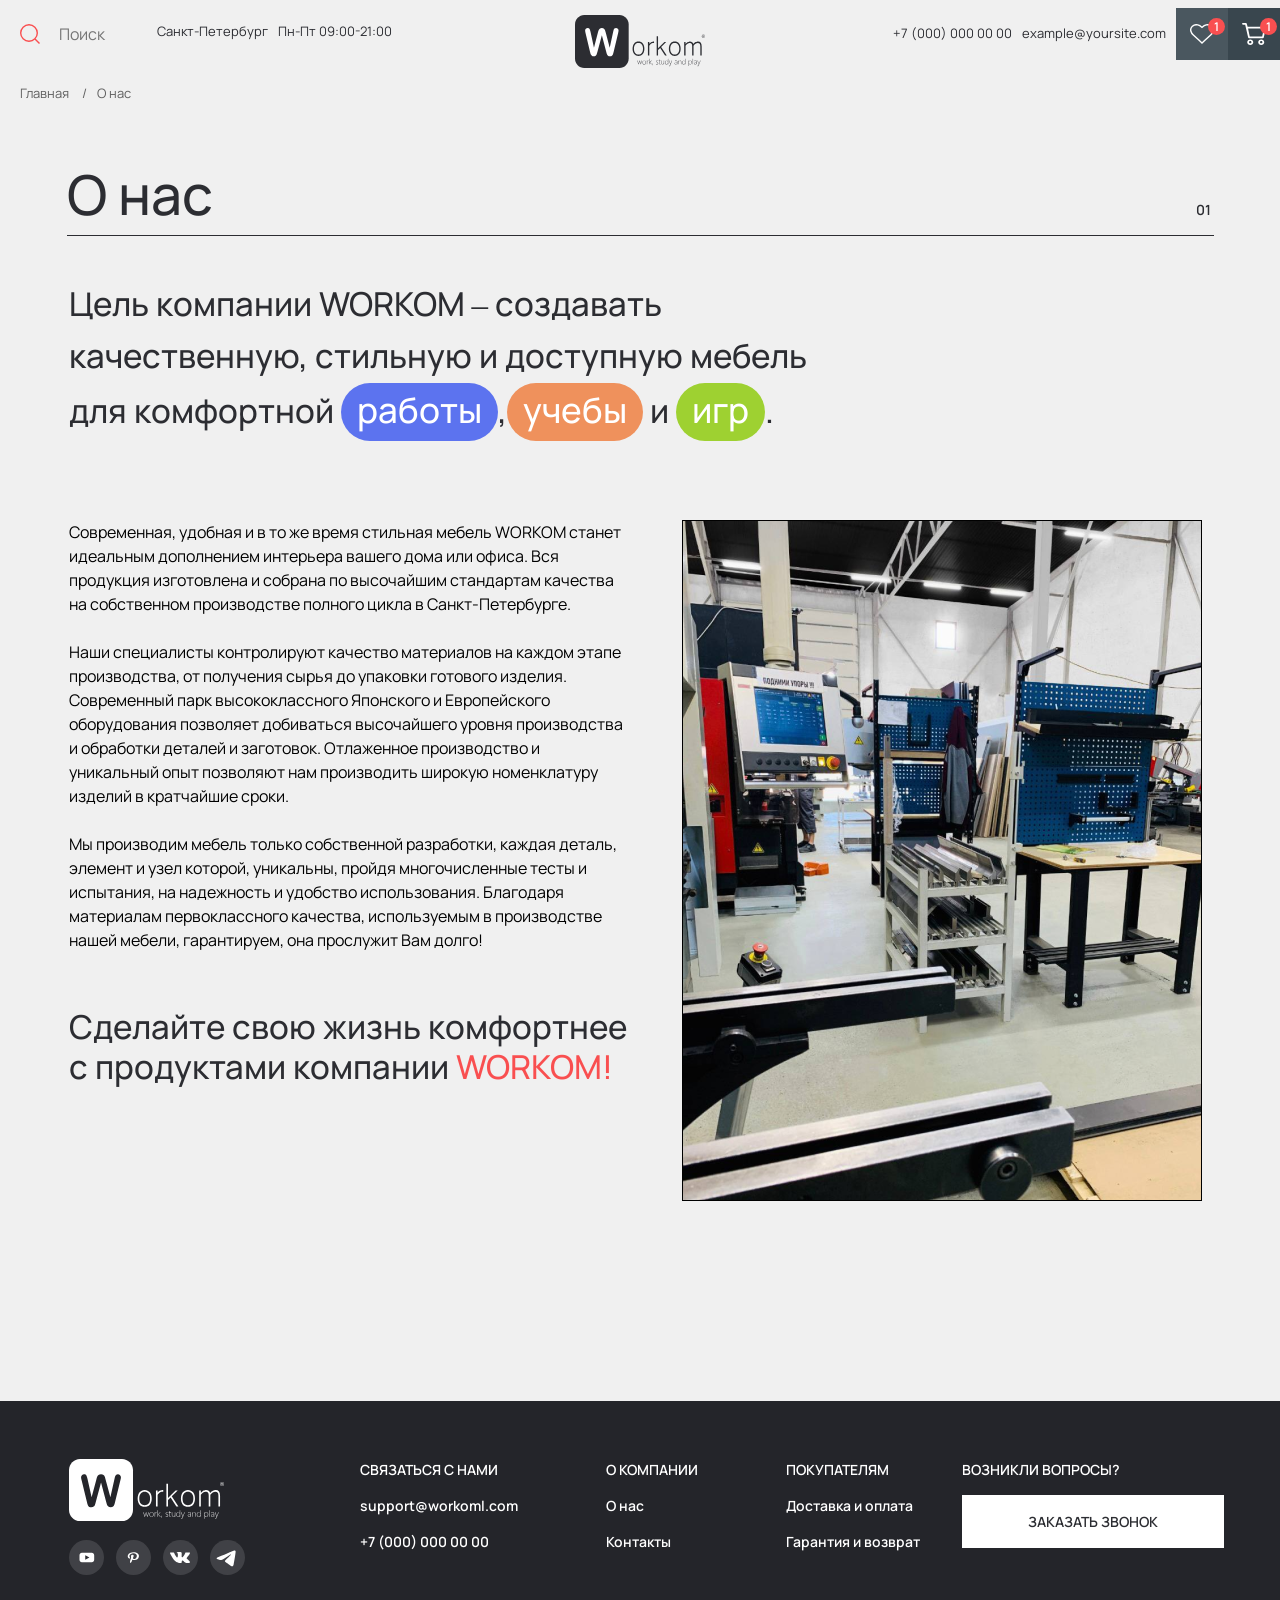
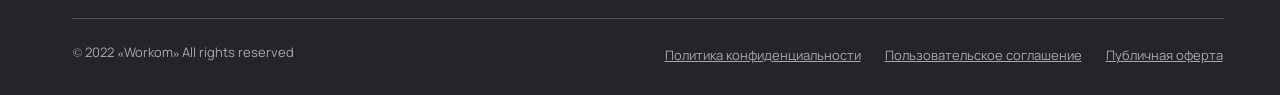
<file: about.html>
<!DOCTYPE html>
<html lang="ru">
  <head>
    <meta charset="utf-8">
    <meta http-equiv="X-UA-Compatible" content="IE=edge">
    <meta name="viewport" content="width=device-width, initial-scale=1">
    <!-- The above 3 meta tags *must* come first in the head; any other head content must come *after* these tags -->
    <title></title>

    <!-- CSS -->
    <link href="css/bootstrap.min.css" rel="stylesheet">
    <link href="css/main.css" rel="stylesheet">
    <link href="css/media.css" rel="stylesheet">

    <link href="slick/slick.css" rel="stylesheet">
    <link href="slick/slick-theme.css" rel="stylesheet">
    <!-- HTML5 shim and Respond.js for IE8 support of HTML5 elements and media queries -->
    <!-- WARNING: Respond.js doesn't work if you view the page via file:// -->
    <!--[if lt IE 9]>
      <script src="https://oss.maxcdn.com/html5shiv/3.7.2/html5shiv.min.js"></script>
      <script src="https://oss.maxcdn.com/respond/1.4.2/respond.min.js"></script>
    <![endif]-->
  </head>
   
  
  <body>
<!-- 
    <nav class="mt-mobile nav-open">
      <div class="container">
        <div class="mt__munu">
          <div class="mt__block">
              <div class="burger__catalog">Каталог:</div>

              <ul class="burger__menu">
                <li><a href="#">РАБОЧИЕ СТОЛЫ</a></li>
                <li><a href="#">ОСНАЩЕНИЯ ДЛЯ СТОЛОВ</a></li>
                <li><a href="#">ТУМБЫ</a></li>
                <li><a href="#">СТЕЛЛАЖИ</a></li>
                <li><a href="#">ШКАФЫ</a></li>
                <li><a href="#">СТУЛЬЯ</a></li>
                <li><a href="#">СТОЛИКИ / ПОДСТАВКИ ПОД ТЕХНИКУ</a></li>
                <li><a href="#">КАНЦЕЛЯРИЯ И АКСЕССУАРЫ</a></li>
              </ul>

              <button class="open__all">
                Открыть все
              </button>

              <ul class="burger__menu burger__menu2">
                <li><a href="#">ПОКУПАТЕЛЯМ</a></li>
                <li><a href="#">О НАС</a></li>
                <li><a href="#">КОНТАКТЫ</a></li>
  
              </ul>

              <div class="address__wrap">
                <div class="title"> Санкт-Петербург</div>
                <div class="title"> Пн-Пт 09:00-21:00</div>
              </div>

              <div class="address__wrap">
                <div class="title"><a href="#"> +7 (000) 000 00 00</a></div>
                <div class="title"><a href="#"> example@yoursite.com</a></div>
              </div>
          </div> 
          
          <div class="mt__block">
            <div class="mt__img"><img src="img/burger-img.png" alt=""></div>
        </div>
        </div>  
      </div>
    </nav>

    <div class="fixed__top">
      <div class="fixed__wrap">
        <div class="burger burger-open">
          <i>
            <svg width="20" height="18" viewBox="0 0 20 18" fill="none" xmlns="http://www.w3.org/2000/svg">
              <rect x="2.03607" y="12.5497" width="16" height="2" rx="1" transform="rotate(-45 2.03607 12.5497)" fill="white"/>
              <rect x="3.4502" y="1.23605" width="16" height="2" rx="1" transform="rotate(45 3.4502 1.23605)" fill="white"/>
            </svg>  
          </i>
          <i>
            
            <svg width="20" height="18" viewBox="0 0 20 18" fill="none" xmlns="http://www.w3.org/2000/svg">
              <rect x="0.400024" y="0.600006" width="16" height="2" rx="1" fill="white"/>
              <rect x="0.400024" y="6.60001" width="16" height="2" rx="1" fill="white"/>
              <rect x="0.400024" y="12.6" width="16" height="2" rx="1" fill="white"/>
            </svg>

          </i> 
        </div>
        <div class="fixed__title">
          Каталог
        </div>
      </div>

      <form action="" class="search__top search__top2">
        <button><img src="img/search.svg" alt=""></button>
        <input type="text" placeholder="Поиск">
      </form>
      <ul>
        <li><a href="#">Главная</a></li>
        <li><a href="#">Покупателям</a></li>
        <li><a href="#">О нас</a></li>
        <li><a href="#">Контакты</a></li>
      </ul>
    </div> -->

    <header class="header__inner">
      <div class="header__top">
        <div class="header__col">
          <form action="" class="search__top">
            <button><img src="img/search.svg" alt=""></button>
            <input type="text" placeholder="Поиск">
          </form>

          <div class="address__top">Санкт-Петербург</div>
          <div class="work__top">Пн-Пт 09:00-21:00</div>
        </div>
        <div class="header__col2">
          <div class="logo__top"><a href="#"><img src="img/logo-top.svg" alt=""></a></div>
        </div>
        <div class="header__col3">
          <div class="phone__top"><a href="#"> +7 (000) 000 00 00</a></div>
          <div class="mail__top"><a href="#"> example@yoursite.com</a></div>
          <a href="#" class="like__top">
            <img src="img/like-top.svg" alt="">
            <div class="cart__number">1</div>
          </a>
          <a href="#" class="cart__top">
            <img src="img/cart-top.svg" alt="">
            <div class="cart__number">1</div>
          </a>
        </div>
      </div>
    </header>
    
    <div class="crumbs">
      <ul>
        <li><a href="#">Главная <span> / </span></a></li>
        <li><a href="#">О нас</a></li>
      </ul>
    </div>
    


    <section class="category category__contact">
      <div class="container content__category">
        <div class="row row__category">
          <div class="col-md-7">
            <h2>О нас</h2>
          </div>

          <div class="col-md-5">
            <div class="content__number">
              01
            </div>
          </div>
        </div>
        
      </div> 
    </section>    

    <section class="about">
      <div class="container">
        <div class="row">
          <div class="col-md-12">
            <div class="about__title">
              Цель компании WORKOM – создавать <br>
              качественную, стильную и доступную мебель <br>  
              для комфортной <span class="blue">работы</span>,<span class="orange">учебы</span> и <span class="green">игр</span>.
            </div>  
          </div>

          <div class="col-md-6">
            <div class="about__body">
              Современная, удобная и в то же время стильная мебель WORKOM станет идеальным дополнением интерьера вашего дома или офиса. 
              Вся продукция изготовлена и собрана по высочайшим стандартам качества на собственном производстве полного цикла в Санкт-Петербурге. <br> <br>

              Наши специалисты контролируют качество материалов на каждом этапе производства, от получения сырья до упаковки готового изделия. 
              Современный парк высококлассного Японского и Европейского оборудования 
              позволяет добиваться высочайшего уровня производства и обработки деталей и заготовок. 
              Отлаженное производство и уникальный опыт позволяют нам производить широкую номенклатуру 
              изделий в кратчайшие сроки. <br> <br>

              Мы производим мебель только собственной разработки, каждая деталь, элемент и узел которой, уникальны, 
              пройдя многочисленные тесты и испытания, на надежность и удобство использования. 
              Благодаря материалам первоклассного качества, используемым в производстве нашей мебели, гарантируем, она прослужит Вам долго!
            </div>

            <div class="about__item">
              Сделайте свою жизнь комфортнее с продуктами компании <span>WORKOM!</span>
            </div>
          </div>

          <div class="col-md-6">
            <div class="about__img"><img src="img/about-img.png" alt=""></div>
          </div>
        </div>
      </div>
    </section>


    <footer class="footer__inner">
      <div class="container">
        <div class="row">
          <div class="col-md-4 col-lg-3">
            <div class="logo__bt"><a href="#"><img src="img/logo-bt.svg" alt=""></a></div>
            <ul class="social__bt">
              <li><a href="#"><img src="img/youtube.svg" alt=""></a></li>
              <li><a href="#"><img src="img/pix.svg" alt=""></a></li>
              <li><a href="#"><img src="img/vk.svg" alt=""></a></li>
              <li><a href="#"><img src="img/tg.svg" alt=""></a></li>
            </ul>
          </div>
          <div class="col-md-8 col-lg-6">
            <div class="ft__menu_wrap">
              <div class="ft__block">
                <div class="ft__title">СВЯЗАТЬСЯ С НАМИ</div>
                <a href="#" class="mail__bt">support@workoml.com</a>
                <a href="#" class="mail__ph">+7 (000) 000 00 00</a>
              </div>
              <div class="ft__block">
                <div class="ft__title">О КОМПАНИИ</div>
                <ul class="ft__menu">
                  <li><a href="#">О нас</a></li>
                  <li><a href="#">Контакты</a></li>
                </ul>
              </div>
              <div class="ft__block">
                <div class="ft__title">ПОКУПАТЕЛЯМ</div>
                <ul class="ft__menu">
                  <li><a href="#">Доставка и оплата</a></li>
                  <li><a href="#">Гарантия и возврат</a></li>
                </ul>
              </div>
            </div>
          </div>
          <div class="col-md-12 col-lg-3 col__ft">
            <div class="ft__title ft__title_q">ВОЗНИКЛИ ВОПРОСЫ?</div>
            <a href="#" class="ft__link">ЗАКАЗАТЬ ЗВОНОК</a>
          </div>
        </div> 
        
        <div class="row row__ft">
          <div class="col-md-12 col-lg-4 col__cp">
            <div class="copyright"> © 2022 «Workom» All rights reserved</div>
          </div>
          <div class="col-md-12 col-lg-8 col__cp">
            <ul class="political">
              <li><a href="#">Политика конфиденциальности</a></li>
              <li><a href="#">Пользовательское соглашение</a></li>
              <li><a href="#">Публичная оферта</a></li>
            </ul>
          </div>
        </div>
      </div>
    </footer>



    

    <!-- jQuery (necessary for Bootstrap's JavaScript plugins) -->
    <script src="https://ajax.googleapis.com/ajax/libs/jquery/2.2.3/jquery.min.js"></script>
    <!-- Include all compiled plugins (below), or include individual files as needed -->
    <script src="https://cdn.jsdelivr.net/npm/bootstrap@5.3.0-alpha1/dist/js/bootstrap.bundle.min.js" integrity="sha384-w76AqPfDkMBDXo30jS1Sgez6pr3x5MlQ1ZAGC+nuZB+EYdgRZgiwxhTBTkF7CXvN" crossorigin="anonymous"></script>
    <script src="slick/slick.min.js"></script>
    <script src="js/main.js"></script>
    <script src="js/mask.js"></script>


  </body>
</html>
</file>
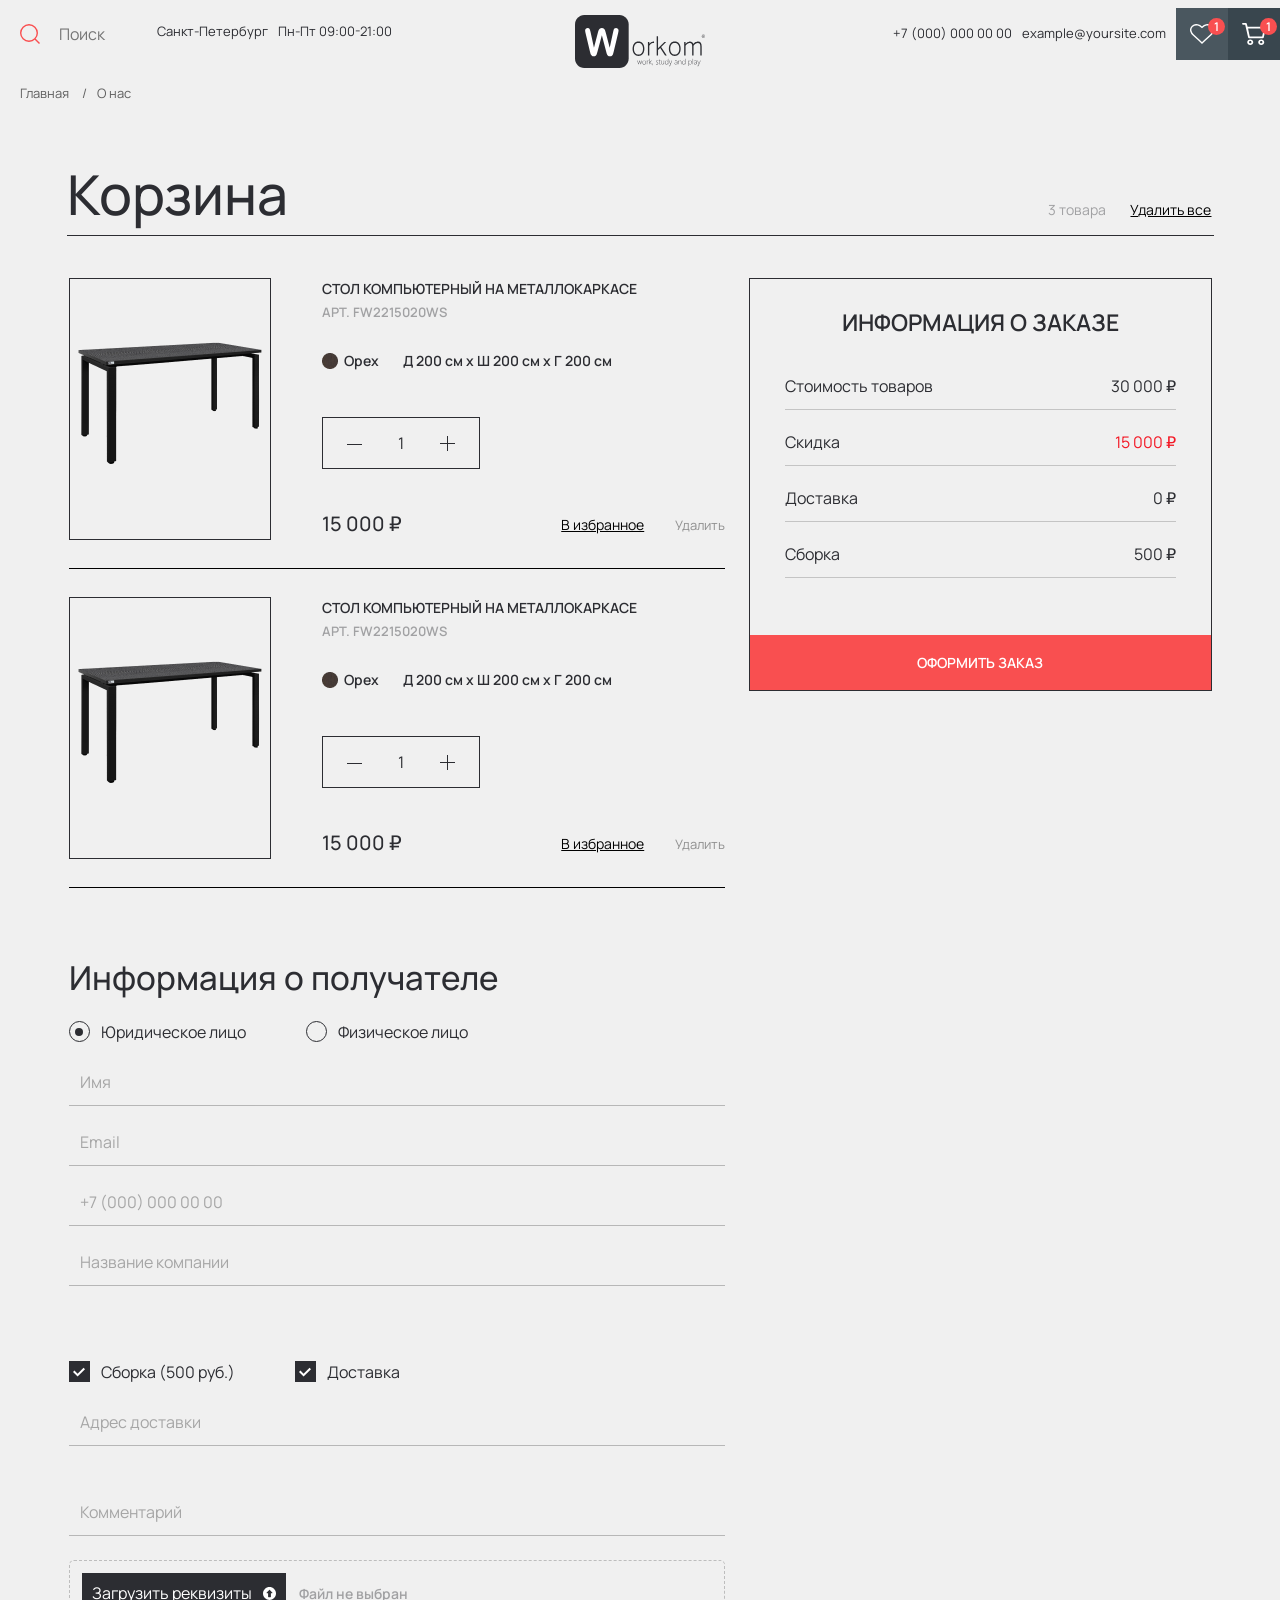
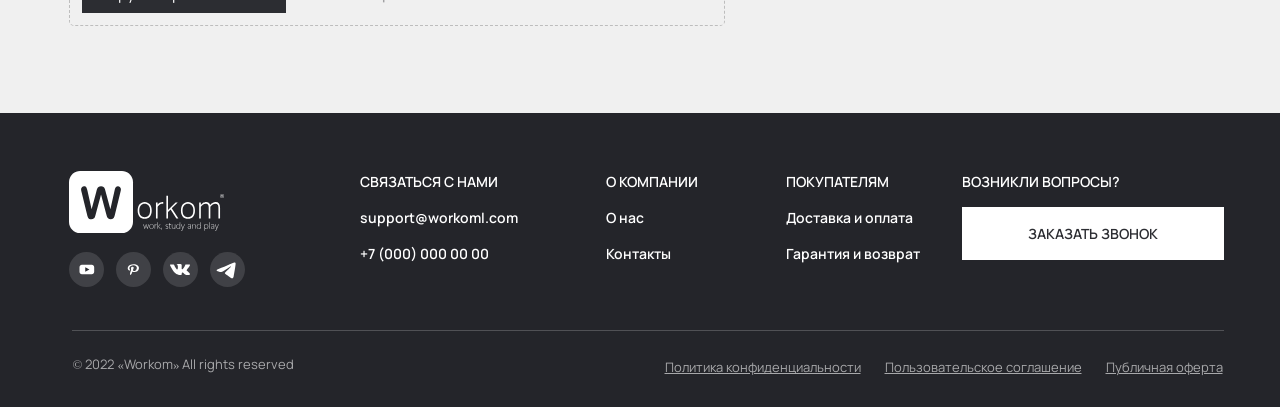
<file: cart.html>
<!DOCTYPE html>
<html lang="ru">
  <head>
    <meta charset="utf-8">
    <meta http-equiv="X-UA-Compatible" content="IE=edge">
    <meta name="viewport" content="width=device-width, initial-scale=1">
    <!-- The above 3 meta tags *must* come first in the head; any other head content must come *after* these tags -->
    <title></title>

    <!-- CSS -->
    <link href="css/bootstrap.min.css" rel="stylesheet">
    <link href="css/main.css" rel="stylesheet">
    <link href="css/media.css" rel="stylesheet">

    <link href="slick/slick.css" rel="stylesheet">
    <link href="slick/slick-theme.css" rel="stylesheet">
    <!-- HTML5 shim and Respond.js for IE8 support of HTML5 elements and media queries -->
    <!-- WARNING: Respond.js doesn't work if you view the page via file:// -->
    <!--[if lt IE 9]>
      <script src="https://oss.maxcdn.com/html5shiv/3.7.2/html5shiv.min.js"></script>
      <script src="https://oss.maxcdn.com/respond/1.4.2/respond.min.js"></script>
    <![endif]-->
  </head>
   
  
  <body>


    <header class="header__inner">
      <div class="header__top">
        <div class="header__col">
          <form action="" class="search__top">
            <button><img src="img/search.svg" alt=""></button>
            <input type="text" placeholder="Поиск">
          </form>

          <div class="address__top">Санкт-Петербург</div>
          <div class="work__top">Пн-Пт 09:00-21:00</div>
        </div>
        <div class="header__col2">
          <div class="logo__top"><a href="#"><img src="img/logo-top.svg" alt=""></a></div>
        </div>
        <div class="header__col3">
          <div class="phone__top"><a href="#"> +7 (000) 000 00 00</a></div>
          <div class="mail__top"><a href="#"> example@yoursite.com</a></div>
          <a href="#" class="like__top">
            <img src="img/like-top.svg" alt="">
            <div class="cart__number">1</div>
          </a>
          <a href="#" class="cart__top">
            <img src="img/cart-top.svg" alt="">
            <div class="cart__number">1</div>
          </a>
        </div>
      </div>
    </header>
    
    <div class="crumbs">
      <ul>
        <li><a href="#">Главная <span> / </span></a></li>
        <li><a href="#">О нас</a></li>
      </ul>
    </div>
    


    <section class="category category__contact">
      <div class="container content__category">
        <div class="row row__category">
          <div class="col-md-7">
            <h2>Корзина</h2>
          </div>

          <div class="col-md-5">
            <div class="cart_delete_wrap">
              <div class="cart__prod">3 товара</div>
              <button class="cart_delete">
                Удалить все
              </button>
            </div>  
          </div>
        </div>
        
      </div> 
    </section>    


    <section class="cart">
      <div class="container">
        <div class="row">
          <div class="col-md-7">
            <div class="cart__wrap">
              <div class="cart__img"><img src="img/cart-img.png" alt=""></div>
              <div class="cart__block">
                <div class="cart__title">СТОЛ КОМПЬЮТЕРНЫЙ НА МЕТАЛЛОКАРКАСЕ</div>
                <div class="cart__articul">
                  АРТ. FW2215020WS
                </div>
                <div class="cart__item"><img src="img/oreh.png" alt=""> <span> Орех</span> Д 200 см х Ш 200 см х Г 200 см</div>

                <div class="cart__amount_wrap">
                  <div class="minus"><img src="img/minus.svg" alt=""></div>
                  <div class="number">1</div>
                  <div class="plus"><img src="img/plus.svg" alt=""></div>
                 
                </div>

                <div class="cart__price_wrap">
                  <div class="cart__price">15 000 ₽</div>
                  <div class="cart__price__inner">
                    <button class="btn__fav">В избранное</button>
                    <button class="btn__delete">Удалить</button>
                  </div>
                </div>
              </div>
            </div>

            <div class="cart__wrap">
              <div class="cart__img"><img src="img/cart-img.png" alt=""></div>
              <div class="cart__block">
                <div class="cart__title">СТОЛ КОМПЬЮТЕРНЫЙ НА МЕТАЛЛОКАРКАСЕ</div>
                <div class="cart__articul">
                  АРТ. FW2215020WS
                </div>
                <div class="cart__item"><img src="img/oreh.png" alt=""> <span> Орех</span> Д 200 см х Ш 200 см х Г 200 см</div>

                <div class="cart__amount_wrap">
                  <div class="minus"><img src="img/minus.svg" alt=""></div>
                  <div class="number">1</div>
                  <div class="plus"><img src="img/plus.svg" alt=""></div>
                 
                </div>

                <div class="cart__price_wrap">
                  <div class="cart__price">15 000 ₽</div>
                  <div class="cart__price__inner">
                    <button class="btn__fav">В избранное</button>
                    <button class="btn__delete">Удалить</button>
                  </div>
                </div>
              </div>
            </div>

            <div class="cart__body">
              Информация о получателе
            </div>

            <div class="cart_check_wrap">
              <div class="checkbox">
                <input tabindex="2" type="checkbox" id="checkbox-start" checked> 
                <label tabindex="2" for="checkbox-start"><span> Юридическое лицо</span></label>
              </div>

              <div class="checkbox">
                <input tabindex="2" type="checkbox" id="checkbox-start2"> 
                <label tabindex="2" for="checkbox-start2"><span> Физическое лицо</span></label>
              </div>
            </div>

            <form action="" class="cart__form">
              <input type="text" placeholder="Имя">
              <input type="text" placeholder="Email">
              <input type="text" placeholder="+7 (000) 000 00 00">
              <input type="text" placeholder="Название компании">
            </form>

            <div class="cart_check_wrap2">
              <div class="checkbox2">
                <input tabindex="2" type="checkbox" id="checkbox-start3"> 
                <label tabindex="2" for="checkbox-start3"><span> Сборка (500 руб.)</span></label>
              </div>

              <div class="checkbox2">
                <input tabindex="2" type="checkbox" id="checkbox-start4"> 
                <label tabindex="2" for="checkbox-start4"><span> Доставка</span></label>
              </div>
            </div>

            <form action="" class="cart__form">
              <input type="text" placeholder="Адрес доставки" class="address__inp">
              <input type="text" placeholder="Комментарий">
            </form>

            <div class="rek__wrap">
              <div class="field-file">
                <input id="file" class="field-file__input" type="file" name="uploadFile"/>
                <label class="field-file__label" for="file">
                    <div class="field-file__icon">Загрузить реквизиты <img src="img/upload.svg" alt=""></div>
                    <span class="field-file__label--text">Файл не выбран</span>
                </label>
              </div>
            </div>
          </div>
          <div class="col-md-5">
            <div class="cart__info_wrap">
              <div class="cart__info_title">
                ИНФОРМАЦИЯ О ЗАКАЗЕ
              </div>
              <div class="cart__product_wrap">
                <div class="cart__product">Стоимость товаров</div>
                <div class="cart__product">30 000  ₽</div>
              </div>

              <div class="cart__product_wrap">
                <div class="cart__product">Скидка</div>
                <div class="cart__product"><span> 15 000  ₽</span></div>
              </div>

              <div class="cart__product_wrap">
                <div class="cart__product">Доставка</div>
                <div class="cart__product">0 ₽</div>
              </div>

              <div class="cart__product_wrap">
                <div class="cart__product">Сборка</div>
                <div class="cart__product">500  ₽</div>
              </div>
              
              <a href="#" class="cart__product_link">ОФОРМИТЬ ЗАКАЗ</a>

            </div>
          </div>
        </div>
      </div>
    </section>


    <footer class="footer__inner">
      <div class="container">
        <div class="row">
          <div class="col-md-4 col-lg-3">
            <div class="logo__bt"><a href="#"><img src="img/logo-bt.svg" alt=""></a></div>
            <ul class="social__bt">
              <li><a href="#"><img src="img/youtube.svg" alt=""></a></li>
              <li><a href="#"><img src="img/pix.svg" alt=""></a></li>
              <li><a href="#"><img src="img/vk.svg" alt=""></a></li>
              <li><a href="#"><img src="img/tg.svg" alt=""></a></li>
            </ul>
          </div>
          <div class="col-md-8 col-lg-6">
            <div class="ft__menu_wrap">
              <div class="ft__block">
                <div class="ft__title">СВЯЗАТЬСЯ С НАМИ</div>
                <a href="#" class="mail__bt">support@workoml.com</a>
                <a href="#" class="mail__ph">+7 (000) 000 00 00</a>
              </div>
              <div class="ft__block">
                <div class="ft__title">О КОМПАНИИ</div>
                <ul class="ft__menu">
                  <li><a href="#">О нас</a></li>
                  <li><a href="#">Контакты</a></li>
                </ul>
              </div>
              <div class="ft__block">
                <div class="ft__title">ПОКУПАТЕЛЯМ</div>
                <ul class="ft__menu">
                  <li><a href="#">Доставка и оплата</a></li>
                  <li><a href="#">Гарантия и возврат</a></li>
                </ul>
              </div>
            </div>
          </div>
          <div class="col-md-12 col-lg-3 col__ft">
            <div class="ft__title ft__title_q">ВОЗНИКЛИ ВОПРОСЫ?</div>
            <a href="#" class="ft__link">ЗАКАЗАТЬ ЗВОНОК</a>
          </div>
        </div> 
        
        <div class="row row__ft">
          <div class="col-md-12 col-lg-4 col__cp">
            <div class="copyright"> © 2022 «Workom» All rights reserved</div>
          </div>
          <div class="col-md-12 col-lg-8 col__cp">
            <ul class="political">
              <li><a href="#">Политика конфиденциальности</a></li>
              <li><a href="#">Пользовательское соглашение</a></li>
              <li><a href="#">Публичная оферта</a></li>
            </ul>
          </div>
        </div>
      </div>
    </footer>



    

    <!-- jQuery (necessary for Bootstrap's JavaScript plugins) -->
    <script src="https://ajax.googleapis.com/ajax/libs/jquery/2.2.3/jquery.min.js"></script>
    <!-- Include all compiled plugins (below), or include individual files as needed -->
    <script src="https://cdn.jsdelivr.net/npm/bootstrap@5.3.0-alpha1/dist/js/bootstrap.bundle.min.js" integrity="sha384-w76AqPfDkMBDXo30jS1Sgez6pr3x5MlQ1ZAGC+nuZB+EYdgRZgiwxhTBTkF7CXvN" crossorigin="anonymous"></script>
    <script src="slick/slick.min.js"></script>
    <script src="js/main.js"></script>
    <script src="js/mask.js"></script>

    <script>
        document.getElementById('file').addEventListener('change', function (e) {
          // Проверяем, что только 1 файл был выбран
          if (this.files && this.files.length == 1) {
              const textContainer = this.nextElementSibling.querySelector('.field-file__label--text');
              const fileName = e.target.value.split('\\').pop();
              if (textContainer) {
                  textContainer.textContent = fileName || 'Выберите файл для загрузки';
                  return true;
              }
          }
          return false;
      });
    </script>


  </body>
</html>
</file>
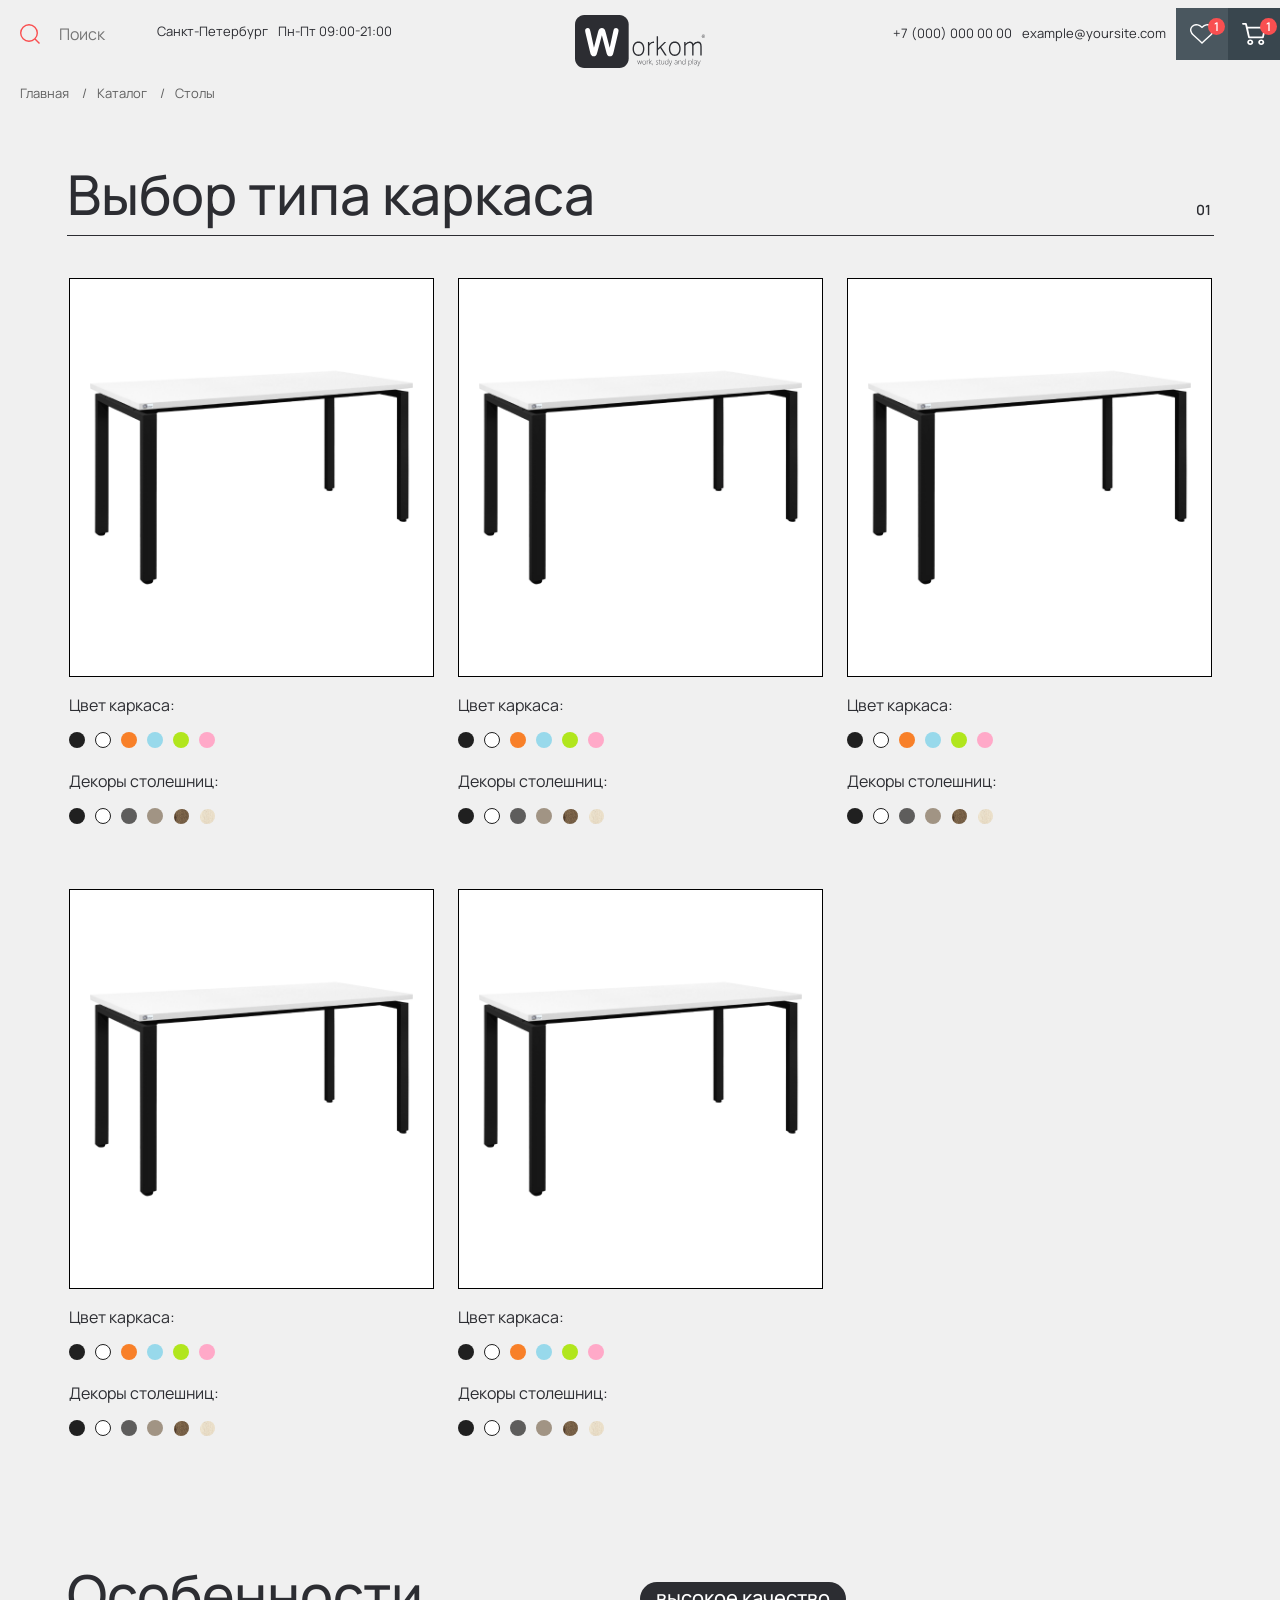
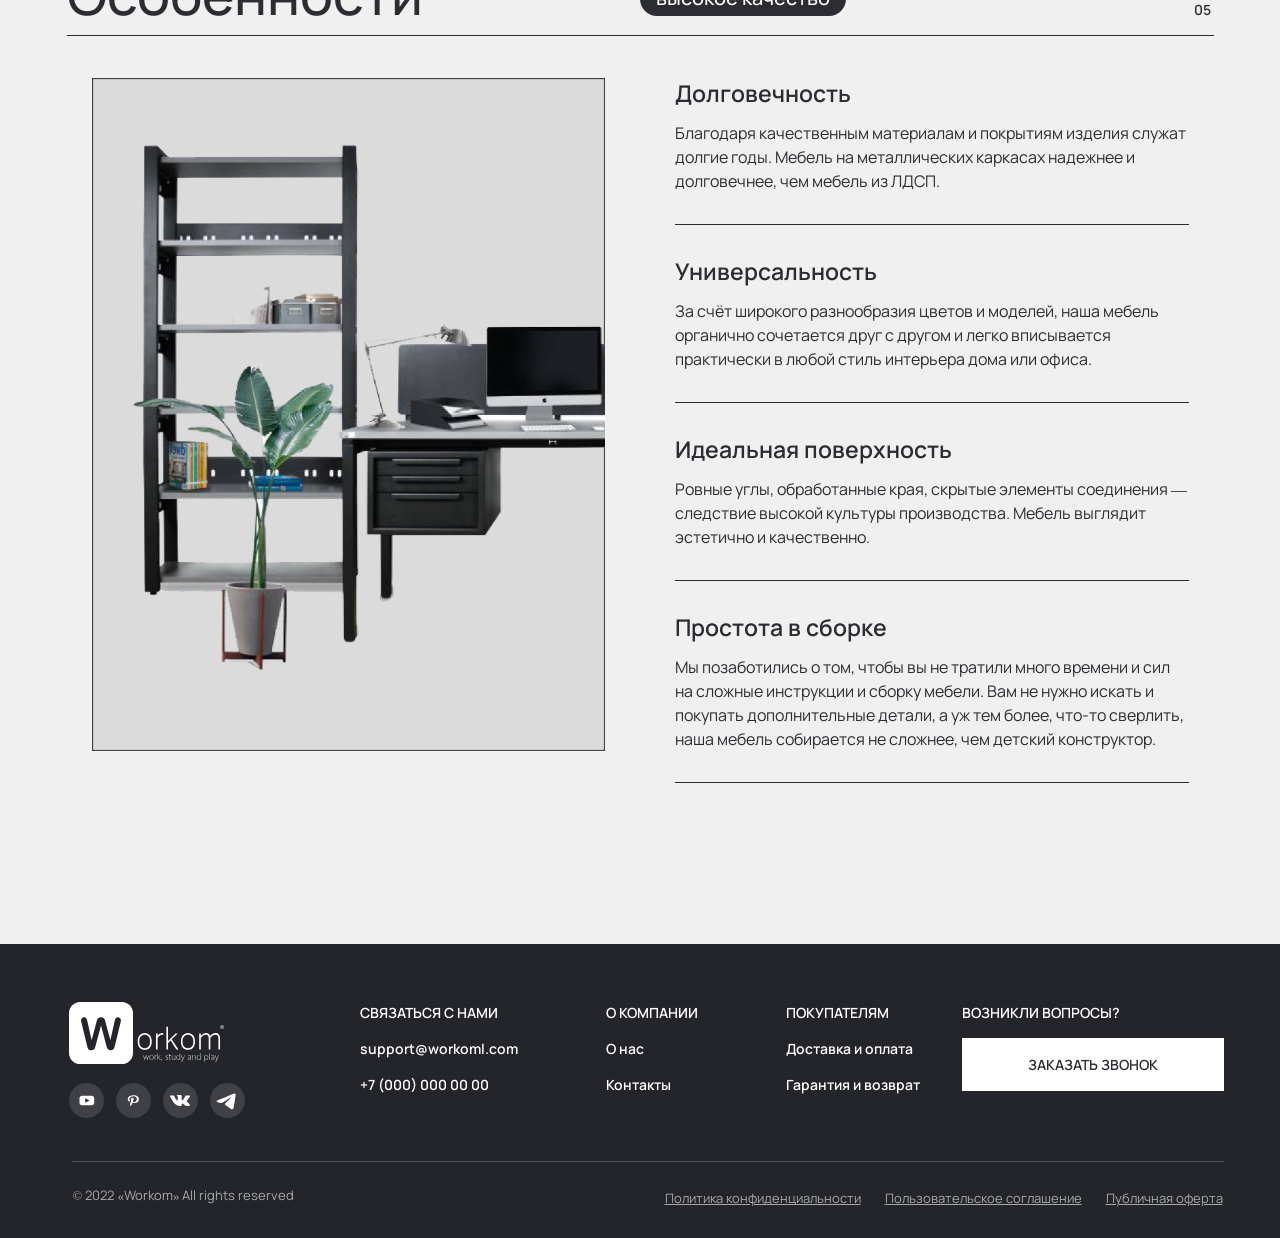
<file: catalogin.html>
<!DOCTYPE html>
<html lang="ru">
  <head>
    <meta charset="utf-8">
    <meta http-equiv="X-UA-Compatible" content="IE=edge">
    <meta name="viewport" content="width=device-width, initial-scale=1">
    <!-- The above 3 meta tags *must* come first in the head; any other head content must come *after* these tags -->
    <title></title>

    <!-- CSS -->
    <link href="css/bootstrap.min.css" rel="stylesheet">
    <link href="css/main.css" rel="stylesheet">
    <link href="css/media.css" rel="stylesheet">

    <link href="slick/slick.css" rel="stylesheet">
    <link href="slick/slick-theme.css" rel="stylesheet">
    <!-- HTML5 shim and Respond.js for IE8 support of HTML5 elements and media queries -->
    <!-- WARNING: Respond.js doesn't work if you view the page via file:// -->
    <!--[if lt IE 9]>
      <script src="https://oss.maxcdn.com/html5shiv/3.7.2/html5shiv.min.js"></script>
      <script src="https://oss.maxcdn.com/respond/1.4.2/respond.min.js"></script>
    <![endif]-->
  </head>
   
  
  <body>


    <header class="header__inner">
      <div class="header__top">
        <div class="header__col">
          <form action="" class="search__top">
            <button><img src="img/search.svg" alt=""></button>
            <input type="text" placeholder="Поиск">
          </form>

          <div class="address__top">Санкт-Петербург</div>
          <div class="work__top">Пн-Пт 09:00-21:00</div>
        </div>
        <div class="header__col2">
          <div class="logo__top"><a href="#"><img src="img/logo-top.svg" alt=""></a></div>
        </div>
        <div class="header__col3">
          <div class="phone__top"><a href="#"> +7 (000) 000 00 00</a></div>
          <div class="mail__top"><a href="#"> example@yoursite.com</a></div>
          <a href="#" class="like__top">
            <img src="img/like-top.svg" alt="">
            <div class="cart__number">1</div>
          </a>
          <a href="#" class="cart__top">
            <img src="img/cart-top.svg" alt="">
            <div class="cart__number">1</div>
          </a>
        </div>
      </div>
    </header>
    
    <div class="crumbs">
      <ul>
        <li><a href="#">Главная <span> / </span></a></li>
        <li><a href="#">Каталог <span> / </span></a></li>
        <li><a href="#">Столы</a></li>
      </ul>
    </div>
    


    <section class="category category__catalogin">
      <div class="container content__category">
        <div class="row row__category">
          <div class="col-md-7">
            <h2>Выбор типа каркаса</h2>
          </div>

          <div class="col-md-5">
            <div class="content__number">
              01
            </div>
          </div>
        </div>
        
      </div> 
      <div class="container">
        <div class="row">
          <div class="col-6 col-sm-6 col-md-4">
            <div class="catalogin__wrap">
              <div class="catalogin__img">
                <img src="img/catalogin-img.png" alt="">
              </div>
              <div class="catalogin__title">
                Цвет каркаса:
              </div>
              <ul>
                <li><button></button></li>
                <li><button class="white"></button></li>
                <li><button class="orange"></button></li>
                <li><button class="blue"></button></li>
                <li><button class="green"></button></li>
                <li><button class="pink"></button></li>
              </ul>

              <div class="catalogin__title">
                Декоры столешниц:
              </div>

              <ul>
                <li><button></button></li>
                <li><button class="white"></button></li>
                <li><button class="gray"></button></li>
                <li><button class="gray2"></button></li>
                <li><button class="brown"></button></li>
                <li><button class="milk"></button></li>
              </ul>
            </div>
          </div>

          <div class="col-6 col-sm-6 col-md-4">
            <div class="catalogin__wrap">
              <div class="catalogin__img">
                <img src="img/catalogin-img.png" alt="">
              </div>
              <div class="catalogin__title">
                Цвет каркаса:
              </div>
              <ul>
                <li><button></button></li>
                <li><button class="white"></button></li>
                <li><button class="orange"></button></li>
                <li><button class="blue"></button></li>
                <li><button class="green"></button></li>
                <li><button class="pink"></button></li>
              </ul>

              <div class="catalogin__title">
                Декоры столешниц:
              </div>

              <ul>
                <li><button></button></li>
                <li><button class="white"></button></li>
                <li><button class="gray"></button></li>
                <li><button class="gray2"></button></li>
                <li><button class="brown"></button></li>
                <li><button class="milk"></button></li>
              </ul>
            </div>
          </div>

          <div class="col-6 col-sm-6 col-md-4">
            <div class="catalogin__wrap">
              <div class="catalogin__img">
                <img src="img/catalogin-img.png" alt="">
              </div>
              <div class="catalogin__title">
                Цвет каркаса:
              </div>
              <ul>
                <li><button></button></li>
                <li><button class="white"></button></li>
                <li><button class="orange"></button></li>
                <li><button class="blue"></button></li>
                <li><button class="green"></button></li>
                <li><button class="pink"></button></li>
              </ul>

              <div class="catalogin__title">
                Декоры столешниц:
              </div>

              <ul>
                <li><button></button></li>
                <li><button class="white"></button></li>
                <li><button class="gray"></button></li>
                <li><button class="gray2"></button></li>
                <li><button class="brown"></button></li>
                <li><button class="milk"></button></li>
              </ul>
            </div>
          </div>

          <div class="col-6 col-sm-6 col-md-4">
            <div class="catalogin__wrap">
              <div class="catalogin__img">
                <img src="img/catalogin-img.png" alt="">
              </div>
              <div class="catalogin__title">
                Цвет каркаса:
              </div>
              <ul>
                <li><button></button></li>
                <li><button class="white"></button></li>
                <li><button class="orange"></button></li>
                <li><button class="blue"></button></li>
                <li><button class="green"></button></li>
                <li><button class="pink"></button></li>
              </ul>

              <div class="catalogin__title">
                Декоры столешниц:
              </div>

              <ul>
                <li><button></button></li>
                <li><button class="white"></button></li>
                <li><button class="gray"></button></li>
                <li><button class="gray2"></button></li>
                <li><button class="brown"></button></li>
                <li><button class="milk"></button></li>
              </ul>
            </div>
          </div>

          <div class="col-6 col-sm-6 col-md-4">
            <div class="catalogin__wrap">
              <div class="catalogin__img">
                <img src="img/catalogin-img.png" alt="">
              </div>
              <div class="catalogin__title">
                Цвет каркаса:
              </div>
              <ul>
                <li><button></button></li>
                <li><button class="white"></button></li>
                <li><button class="orange"></button></li>
                <li><button class="blue"></button></li>
                <li><button class="green"></button></li>
                <li><button class="pink"></button></li>
              </ul>

              <div class="catalogin__title">
                Декоры столешниц:
              </div>

              <ul>
                <li><button></button></li>
                <li><button class="white"></button></li>
                <li><button class="gray"></button></li>
                <li><button class="gray2"></button></li>
                <li><button class="brown"></button></li>
                <li><button class="milk"></button></li>
              </ul>
            </div>
          </div>
        </div>
      </div>
    </section>    



    <section class="category">
      <div class="container content__category">
        <div class="row row__category">
          <div class="col-md-6">
            <h2>Особенности</h2>
          </div>
          <div class="col-md-4">
            <div class="category__do">
              высокое качество
            </div>
          </div>
          <div class="col-md-2">
            <div class="content__number">
              05
            </div>
          </div>
        </div>
        
      </div> 

      <div class="container ">
        <div class="row row__g">
          <div class="col-md-6 col__g">
            <div class="g__img"><img src="img/g-img.png" alt=""></div>
          </div>

          <div class="col-md-6 col__g">
            <div class="g__wrap">
              <div class="g__title">Долговечность</div>
              <div class="g__body">
                Благодаря качественным материалам и покрытиям изделия служат долгие годы. Мебель на металлических каркасах надежнее и долговечнее, чем мебель из ЛДСП. 
              </div>
            </div>
            <div class="g__wrap">
              <div class="g__title">Универсальность</div>
              <div class="g__body">
                За счёт широкого разнообразия цветов и моделей, наша мебель органично сочетается друг с другом и легко вписывается практически в любой стиль интерьера дома или офиса. 
              </div>
            </div>
            <div class="g__wrap">
              <div class="g__title">Идеальная поверхность</div>
              <div class="g__body">
                Ровные углы, обработанные края, скрытые элементы соединения — следствие высокой культуры производства. Мебель выглядит эстетично и качественно.
              </div>
            </div>
            <div class="g__wrap">
              <div class="g__title">Простота в сборке</div>
              <div class="g__body">
                Мы позаботились о том, чтобы вы не тратили много времени и сил на сложные инструкции и сборку мебели. Вам не нужно искать и покупать дополнительные детали, а уж тем более, что-то сверлить, наша мебель собирается не сложнее, чем детский конструктор.
              </div>
            </div>
          </div>
        </div>  
      </div> 
    </section>



    <footer class="footer__inner">
      <div class="container">
        <div class="row">
          <div class="col-md-4 col-lg-3">
            <div class="logo__bt"><a href="#"><img src="img/logo-bt.svg" alt=""></a></div>
            <ul class="social__bt">
              <li><a href="#"><img src="img/youtube.svg" alt=""></a></li>
              <li><a href="#"><img src="img/pix.svg" alt=""></a></li>
              <li><a href="#"><img src="img/vk.svg" alt=""></a></li>
              <li><a href="#"><img src="img/tg.svg" alt=""></a></li>
            </ul>
          </div>
          <div class="col-md-8 col-lg-6">
            <div class="ft__menu_wrap">
              <div class="ft__block">
                <div class="ft__title">СВЯЗАТЬСЯ С НАМИ</div>
                <a href="#" class="mail__bt">support@workoml.com</a>
                <a href="#" class="mail__ph">+7 (000) 000 00 00</a>
              </div>
              <div class="ft__block">
                <div class="ft__title">О КОМПАНИИ</div>
                <ul class="ft__menu">
                  <li><a href="#">О нас</a></li>
                  <li><a href="#">Контакты</a></li>
                </ul>
              </div>
              <div class="ft__block">
                <div class="ft__title">ПОКУПАТЕЛЯМ</div>
                <ul class="ft__menu">
                  <li><a href="#">Доставка и оплата</a></li>
                  <li><a href="#">Гарантия и возврат</a></li>
                </ul>
              </div>
            </div>
          </div>
          <div class="col-md-12 col-lg-3 col__ft">
            <div class="ft__title ft__title_q">ВОЗНИКЛИ ВОПРОСЫ?</div>
            <a href="#" class="ft__link">ЗАКАЗАТЬ ЗВОНОК</a>
          </div>
        </div> 
        
        <div class="row row__ft">
          <div class="col-md-12 col-lg-4 col__cp">
            <div class="copyright"> © 2022 «Workom» All rights reserved</div>
          </div>
          <div class="col-md-12 col-lg-8 col__cp">
            <ul class="political">
              <li><a href="#">Политика конфиденциальности</a></li>
              <li><a href="#">Пользовательское соглашение</a></li>
              <li><a href="#">Публичная оферта</a></li>
            </ul>
          </div>
        </div>
      </div>
    </footer>



    

    <!-- jQuery (necessary for Bootstrap's JavaScript plugins) -->
    <script src="https://ajax.googleapis.com/ajax/libs/jquery/2.2.3/jquery.min.js"></script>
    <!-- Include all compiled plugins (below), or include individual files as needed -->
    <script src="https://cdn.jsdelivr.net/npm/bootstrap@5.3.0-alpha1/dist/js/bootstrap.bundle.min.js" integrity="sha384-w76AqPfDkMBDXo30jS1Sgez6pr3x5MlQ1ZAGC+nuZB+EYdgRZgiwxhTBTkF7CXvN" crossorigin="anonymous"></script>
    <script src="slick/slick.min.js"></script>
    <script src="js/main.js"></script>
    <script src="js/mask.js"></script>


  </body>
</html>
</file>
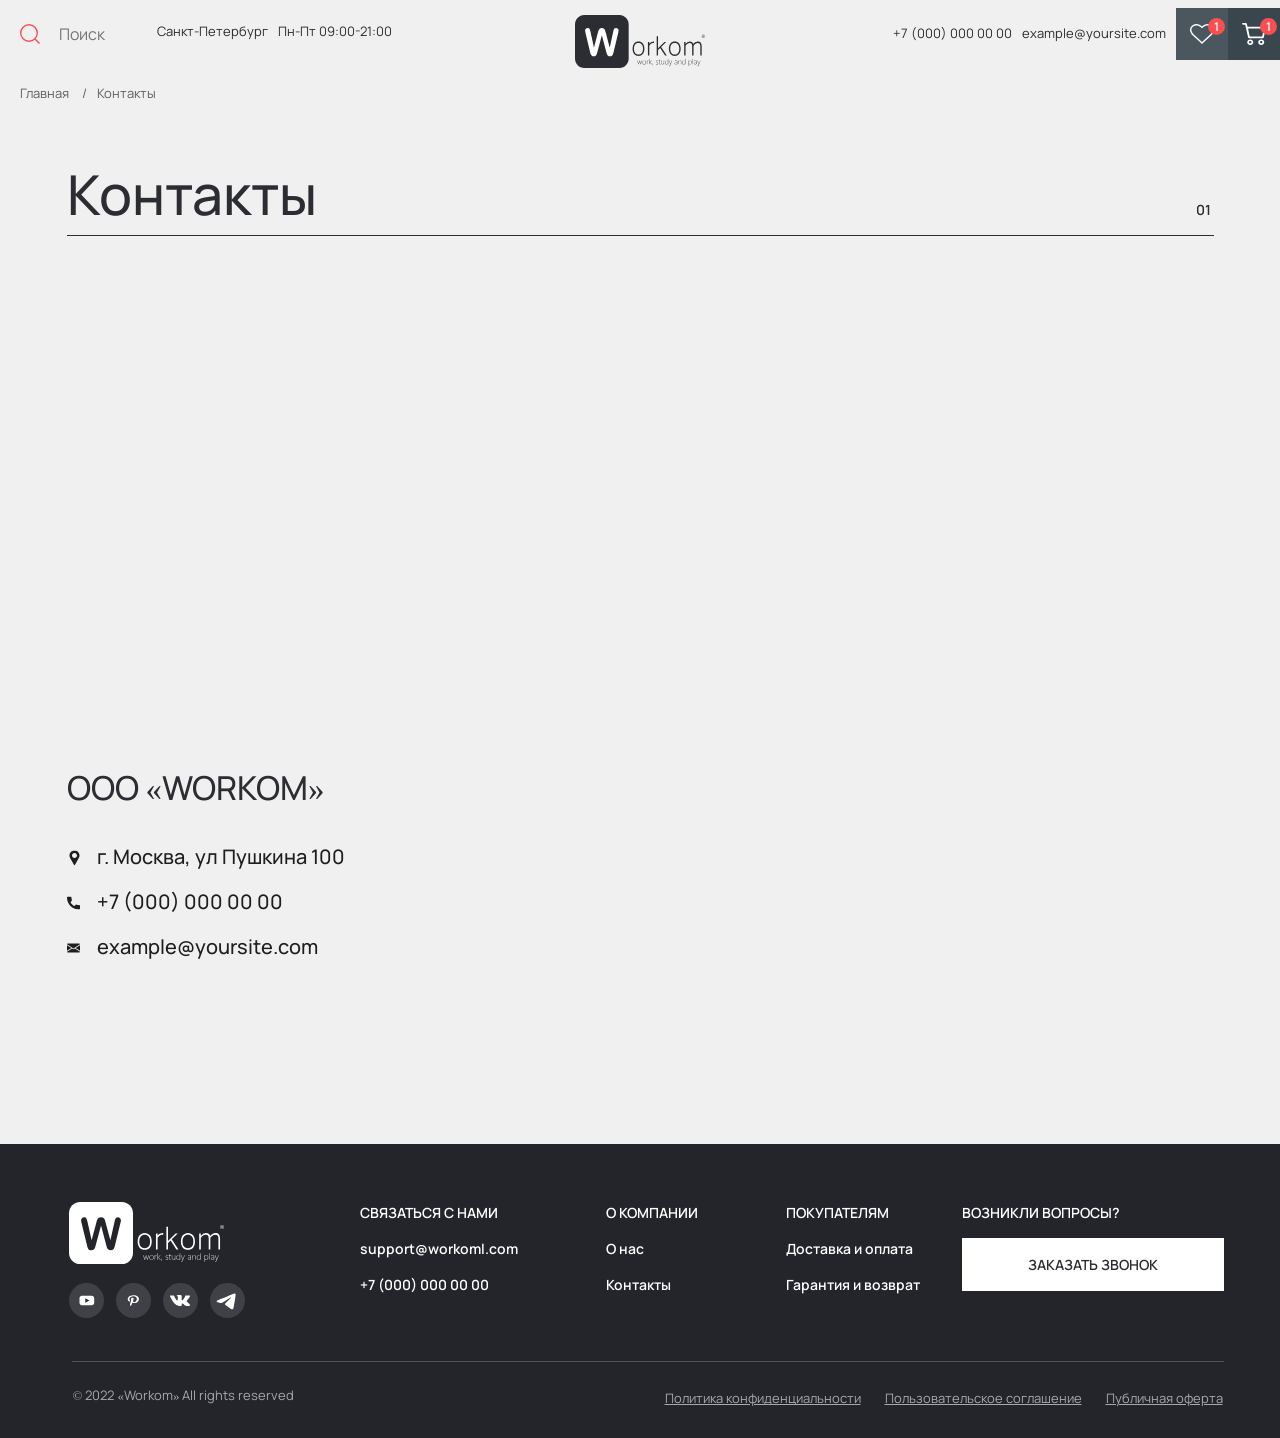
<file: contact.html>
<!DOCTYPE html>
<html lang="ru">
  <head>
    <meta charset="utf-8">
    <meta http-equiv="X-UA-Compatible" content="IE=edge">
    <meta name="viewport" content="width=device-width, initial-scale=1">
    <!-- The above 3 meta tags *must* come first in the head; any other head content must come *after* these tags -->
    <title></title>

    <!-- CSS -->
    <link href="css/bootstrap.min.css" rel="stylesheet">
    <link href="css/main.css" rel="stylesheet">
    <link href="css/media.css" rel="stylesheet">

    <link href="slick/slick.css" rel="stylesheet">
    <link href="slick/slick-theme.css" rel="stylesheet">
    <!-- HTML5 shim and Respond.js for IE8 support of HTML5 elements and media queries -->
    <!-- WARNING: Respond.js doesn't work if you view the page via file:// -->
    <!--[if lt IE 9]>
      <script src="https://oss.maxcdn.com/html5shiv/3.7.2/html5shiv.min.js"></script>
      <script src="https://oss.maxcdn.com/respond/1.4.2/respond.min.js"></script>
    <![endif]-->
  </head>
   
  
  <body>
<!-- 
    <nav class="mt-mobile nav-open">
      <div class="container">
        <div class="mt__munu">
          <div class="mt__block">
              <div class="burger__catalog">Каталог:</div>

              <ul class="burger__menu">
                <li><a href="#">РАБОЧИЕ СТОЛЫ</a></li>
                <li><a href="#">ОСНАЩЕНИЯ ДЛЯ СТОЛОВ</a></li>
                <li><a href="#">ТУМБЫ</a></li>
                <li><a href="#">СТЕЛЛАЖИ</a></li>
                <li><a href="#">ШКАФЫ</a></li>
                <li><a href="#">СТУЛЬЯ</a></li>
                <li><a href="#">СТОЛИКИ / ПОДСТАВКИ ПОД ТЕХНИКУ</a></li>
                <li><a href="#">КАНЦЕЛЯРИЯ И АКСЕССУАРЫ</a></li>
              </ul>

              <button class="open__all">
                Открыть все
              </button>

              <ul class="burger__menu burger__menu2">
                <li><a href="#">ПОКУПАТЕЛЯМ</a></li>
                <li><a href="#">О НАС</a></li>
                <li><a href="#">КОНТАКТЫ</a></li>
  
              </ul>

              <div class="address__wrap">
                <div class="title"> Санкт-Петербург</div>
                <div class="title"> Пн-Пт 09:00-21:00</div>
              </div>

              <div class="address__wrap">
                <div class="title"><a href="#"> +7 (000) 000 00 00</a></div>
                <div class="title"><a href="#"> example@yoursite.com</a></div>
              </div>
          </div> 
          
          <div class="mt__block">
            <div class="mt__img"><img src="img/burger-img.png" alt=""></div>
        </div>
        </div>  
      </div>
    </nav>

    <div class="fixed__top">
      <div class="fixed__wrap">
        <div class="burger burger-open">
          <i>
            <svg width="20" height="18" viewBox="0 0 20 18" fill="none" xmlns="http://www.w3.org/2000/svg">
              <rect x="2.03607" y="12.5497" width="16" height="2" rx="1" transform="rotate(-45 2.03607 12.5497)" fill="white"/>
              <rect x="3.4502" y="1.23605" width="16" height="2" rx="1" transform="rotate(45 3.4502 1.23605)" fill="white"/>
            </svg>  
          </i>
          <i>
            
            <svg width="20" height="18" viewBox="0 0 20 18" fill="none" xmlns="http://www.w3.org/2000/svg">
              <rect x="0.400024" y="0.600006" width="16" height="2" rx="1" fill="white"/>
              <rect x="0.400024" y="6.60001" width="16" height="2" rx="1" fill="white"/>
              <rect x="0.400024" y="12.6" width="16" height="2" rx="1" fill="white"/>
            </svg>

          </i> 
        </div>
        <div class="fixed__title">
          Каталог
        </div>
      </div>

      <form action="" class="search__top search__top2">
        <button><img src="img/search.svg" alt=""></button>
        <input type="text" placeholder="Поиск">
      </form>
      <ul>
        <li><a href="#">Главная</a></li>
        <li><a href="#">Покупателям</a></li>
        <li><a href="#">О нас</a></li>
        <li><a href="#">Контакты</a></li>
      </ul>
    </div> -->

    <header class="header__inner">
      <div class="header__top">
        <div class="header__col">
          <form action="" class="search__top">
            <button><img src="img/search.svg" alt=""></button>
            <input type="text" placeholder="Поиск">
          </form>

          <div class="address__top">Санкт-Петербург</div>
          <div class="work__top">Пн-Пт 09:00-21:00</div>
        </div>
        <div class="header__col2">
          <div class="logo__top"><a href="#"><img src="img/logo-top.svg" alt=""></a></div>
        </div>
        <div class="header__col3">
          <div class="phone__top"><a href="#"> +7 (000) 000 00 00</a></div>
          <div class="mail__top"><a href="#"> example@yoursite.com</a></div>
          <a href="#" class="like__top">
            <img src="img/like-top.svg" alt="">
            <div class="cart__number">1</div>
          </a>
          <a href="#" class="cart__top">
            <img src="img/cart-top.svg" alt="">
            <div class="cart__number">1</div>
          </a>
        </div>
      </div>
    </header>
    
    <div class="crumbs">
      <ul>
        <li><a href="#">Главная <span> / </span></a></li>
        <li><a href="#">Контакты</a></li>
      </ul>
    </div>
    


    <section class="category category__contact">
      <div class="container content__category">
        <div class="row row__category">
          <div class="col-md-7">
            <h2>Контакты</h2>
          </div>

          <div class="col-md-5">
            <div class="content__number">
              01
            </div>
          </div>
        </div>
        
      </div> 
    </section>    

    <section class="map">
      <div class="container">
        <div class="row">
          <div class="col-md-12">
            <iframe src="https://www.google.com/maps/embed?pb=!1m18!1m12!1m3!1d2253.918970168254!2d37.21464461589488!3d55.60342388051364!2m3!1f0!2f0!3f0!3m2!1i1024!2i768!4f13.1!3m3!1m2!1s0x46b556c3bbfa1559%3A0x8cb81caef2f9236d!2z0YPQuy4g0J_Rg9GI0LrQuNC90LAsIDEwMCwg0JzQsNGA0YPRiNC60LjQvdC-LCDQnNC-0YHQutCy0LAsINCg0L7RgdGB0LjRjywgMTQzMzUw!5e0!3m2!1sru!2s!4v1678096520214!5m2!1sru!2s" width="100%" height="450" style="border:0;" allowfullscreen="" loading="lazy" referrerpolicy="no-referrer-when-downgrade">
            </iframe>
            <div class="contact__title">
              OOO «WORKOM»
            </div>

            <a href="#" class="contact__address">г. Москва, ул Пушкина 100</a>
            <a href="#" class="contact__phone">+7 (000) 000 00 00</a>
            <a href="#" class="contact__mail">example@yoursite.com</a>
          </div>  
        </div>  
      </div>
    </section>

    
    <footer class="footer__inner">
      <div class="container">
        <div class="row">
          <div class="col-md-4 col-lg-3">
            <div class="logo__bt"><a href="#"><img src="img/logo-bt.svg" alt=""></a></div>
            <ul class="social__bt">
              <li><a href="#"><img src="img/youtube.svg" alt=""></a></li>
              <li><a href="#"><img src="img/pix.svg" alt=""></a></li>
              <li><a href="#"><img src="img/vk.svg" alt=""></a></li>
              <li><a href="#"><img src="img/tg.svg" alt=""></a></li>
            </ul>
          </div>
          <div class="col-md-8 col-lg-6">
            <div class="ft__menu_wrap">
              <div class="ft__block">
                <div class="ft__title">СВЯЗАТЬСЯ С НАМИ</div>
                <a href="#" class="mail__bt">support@workoml.com</a>
                <a href="#" class="mail__ph">+7 (000) 000 00 00</a>
              </div>
              <div class="ft__block">
                <div class="ft__title">О КОМПАНИИ</div>
                <ul class="ft__menu">
                  <li><a href="#">О нас</a></li>
                  <li><a href="#">Контакты</a></li>
                </ul>
              </div>
              <div class="ft__block">
                <div class="ft__title">ПОКУПАТЕЛЯМ</div>
                <ul class="ft__menu">
                  <li><a href="#">Доставка и оплата</a></li>
                  <li><a href="#">Гарантия и возврат</a></li>
                </ul>
              </div>
            </div>
          </div>
          <div class="col-md-12 col-lg-3 col__ft">
            <div class="ft__title ft__title_q">ВОЗНИКЛИ ВОПРОСЫ?</div>
            <a href="#" class="ft__link">ЗАКАЗАТЬ ЗВОНОК</a>
          </div>
        </div> 
        
        <div class="row row__ft">
          <div class="col-md-12 col-lg-4 col__cp">
            <div class="copyright"> © 2022 «Workom» All rights reserved</div>
          </div>
          <div class="col-md-12 col-lg-8 col__cp">
            <ul class="political">
              <li><a href="#">Политика конфиденциальности</a></li>
              <li><a href="#">Пользовательское соглашение</a></li>
              <li><a href="#">Публичная оферта</a></li>
            </ul>
          </div>
        </div>
      </div>
    </footer>



    

    <!-- jQuery (necessary for Bootstrap's JavaScript plugins) -->
    <script src="https://ajax.googleapis.com/ajax/libs/jquery/2.2.3/jquery.min.js"></script>
    <!-- Include all compiled plugins (below), or include individual files as needed -->
    <script src="https://cdn.jsdelivr.net/npm/bootstrap@5.3.0-alpha1/dist/js/bootstrap.bundle.min.js" integrity="sha384-w76AqPfDkMBDXo30jS1Sgez6pr3x5MlQ1ZAGC+nuZB+EYdgRZgiwxhTBTkF7CXvN" crossorigin="anonymous"></script>
    <script src="slick/slick.min.js"></script>
    <script src="js/main.js"></script>
    <script src="js/mask.js"></script>


  </body>
</html>
</file>
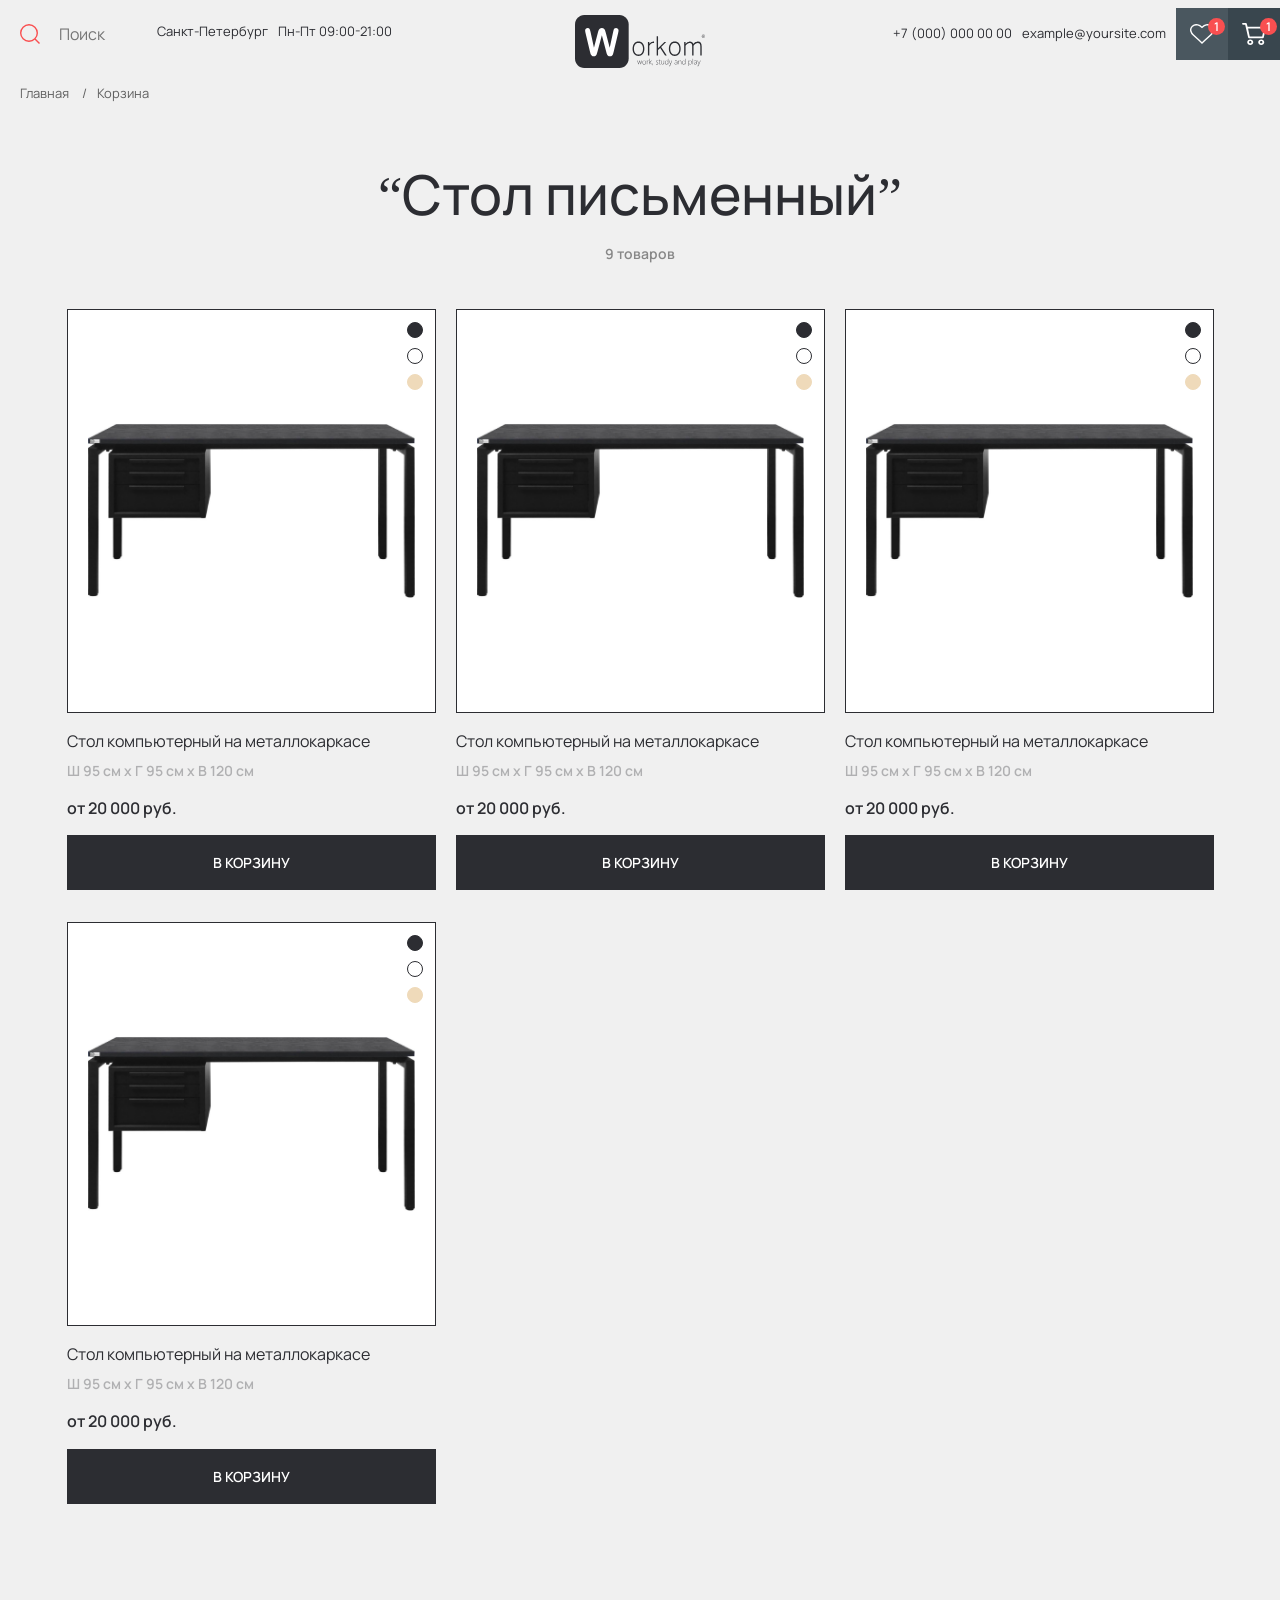
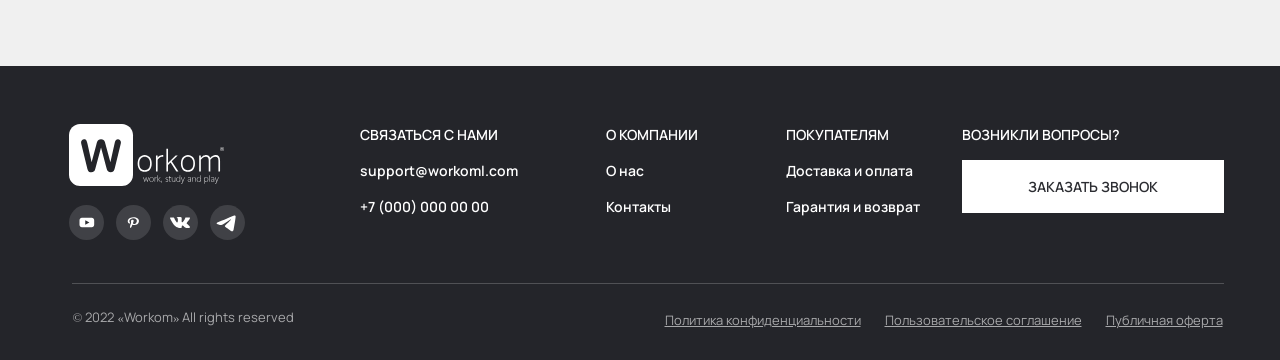
<file: find.html>
<!DOCTYPE html>
<html lang="ru">
  <head>
    <meta charset="utf-8">
    <meta http-equiv="X-UA-Compatible" content="IE=edge">
    <meta name="viewport" content="width=device-width, initial-scale=1">
    <!-- The above 3 meta tags *must* come first in the head; any other head content must come *after* these tags -->
    <title></title>

    <!-- CSS -->
    <link href="css/bootstrap.min.css" rel="stylesheet">
    <link href="css/main.css" rel="stylesheet">
    <link href="css/media.css" rel="stylesheet">

    <link href="slick/slick.css" rel="stylesheet">
    <link href="slick/slick-theme.css" rel="stylesheet">
    <!-- HTML5 shim and Respond.js for IE8 support of HTML5 elements and media queries -->
    <!-- WARNING: Respond.js doesn't work if you view the page via file:// -->
    <!--[if lt IE 9]>
      <script src="https://oss.maxcdn.com/html5shiv/3.7.2/html5shiv.min.js"></script>
      <script src="https://oss.maxcdn.com/respond/1.4.2/respond.min.js"></script>
    <![endif]-->
  </head>
   
  
  <body>


    <header class="header__inner">
      <div class="header__top">
        <div class="header__col">
          <form action="" class="search__top">
            <button><img src="img/search.svg" alt=""></button>
            <input type="text" placeholder="Поиск">
          </form>

          <div class="address__top">Санкт-Петербург</div>
          <div class="work__top">Пн-Пт 09:00-21:00</div>
        </div>
        <div class="header__col2">
          <div class="logo__top"><a href="#"><img src="img/logo-top.svg" alt=""></a></div>
        </div>
        <div class="header__col3">
          <div class="phone__top"><a href="#"> +7 (000) 000 00 00</a></div>
          <div class="mail__top"><a href="#"> example@yoursite.com</a></div>
          <a href="#" class="like__top">
            <img src="img/like-top.svg" alt="">
            <div class="cart__number">1</div>
          </a>
          <a href="#" class="cart__top">
            <img src="img/cart-top.svg" alt="">
            <div class="cart__number">1</div>
          </a>
        </div>
      </div>
    </header>
    
    <div class="crumbs">
      <ul>
        <li><a href="#">Главная <span> / </span></a></li>
        <li><a href="#">Корзина</a></li>
      </ul>
    </div>

    <section class="cartin">
      <div class="container">
        <div class="row">
          <div class="col-md-12">
            <div class="cartin__title cartin__title2">“Стол письменный”</div>
            <div class="search__body">9 товаров</div>
          </div>  
        </div>  
        <div class="row row__find">
          <div class="col-md-4">
            <div class="sl__wrap">
              <div class="sl__img"><img src="img/sl-img.png" alt=""></div>
              <div class="btn__sl">
                <button class="btn__black" tabindex="0"></button>
                <button class="btn__white" tabindex="0"></button>
                <button class="btn__milk" tabindex="0"></button>
              </div>
            </div>
            <div class="sl__title">Стол компьютерный на металлокаркасе</div>
            <div class="sl__body">
              Ш 95 см х Г 95 см х В 120 см
            </div>
            <div class="sl__price">от 20 000 руб.</div>
            <button class="sl__btn" tabindex="0">В КОРЗИНУ</button>
          </div>

          <div class="col-md-4">
            <div class="sl__wrap">
              <div class="sl__img"><img src="img/sl-img.png" alt=""></div>
              <div class="btn__sl">
                <button class="btn__black" tabindex="0"></button>
                <button class="btn__white" tabindex="0"></button>
                <button class="btn__milk" tabindex="0"></button>
              </div>
            </div>
            <div class="sl__title">Стол компьютерный на металлокаркасе</div>
            <div class="sl__body">
              Ш 95 см х Г 95 см х В 120 см
            </div>
            <div class="sl__price">от 20 000 руб.</div>
            <button class="sl__btn" tabindex="0">В КОРЗИНУ</button>
          </div>

          <div class="col-md-4">
            <div class="sl__wrap">
              <div class="sl__img"><img src="img/sl-img.png" alt=""></div>
              <div class="btn__sl">
                <button class="btn__black" tabindex="0"></button>
                <button class="btn__white" tabindex="0"></button>
                <button class="btn__milk" tabindex="0"></button>
              </div>
            </div>
            <div class="sl__title">Стол компьютерный на металлокаркасе</div>
            <div class="sl__body">
              Ш 95 см х Г 95 см х В 120 см
            </div>
            <div class="sl__price">от 20 000 руб.</div>
            <button class="sl__btn" tabindex="0">В КОРЗИНУ</button>
          </div>

          <div class="col-md-4">
            <div class="sl__wrap">
              <div class="sl__img"><img src="img/sl-img.png" alt=""></div>
              <div class="btn__sl">
                <button class="btn__black" tabindex="0"></button>
                <button class="btn__white" tabindex="0"></button>
                <button class="btn__milk" tabindex="0"></button>
              </div>
            </div>
            <div class="sl__title">Стол компьютерный на металлокаркасе</div>
            <div class="sl__body">
              Ш 95 см х Г 95 см х В 120 см
            </div>
            <div class="sl__price">от 20 000 руб.</div>
            <button class="sl__btn" tabindex="0">В КОРЗИНУ</button>
          </div>
        </div>
      </div>
    </section>
    

   


    <footer class="footer__inner">
      <div class="container">
        <div class="row">
          <div class="col-md-4 col-lg-3">
            <div class="logo__bt"><a href="#"><img src="img/logo-bt.svg" alt=""></a></div>
            <ul class="social__bt">
              <li><a href="#"><img src="img/youtube.svg" alt=""></a></li>
              <li><a href="#"><img src="img/pix.svg" alt=""></a></li>
              <li><a href="#"><img src="img/vk.svg" alt=""></a></li>
              <li><a href="#"><img src="img/tg.svg" alt=""></a></li>
            </ul>
          </div>
          <div class="col-md-8 col-lg-6">
            <div class="ft__menu_wrap">
              <div class="ft__block">
                <div class="ft__title">СВЯЗАТЬСЯ С НАМИ</div>
                <a href="#" class="mail__bt">support@workoml.com</a>
                <a href="#" class="mail__ph">+7 (000) 000 00 00</a>
              </div>
              <div class="ft__block">
                <div class="ft__title">О КОМПАНИИ</div>
                <ul class="ft__menu">
                  <li><a href="#">О нас</a></li>
                  <li><a href="#">Контакты</a></li>
                </ul>
              </div>
              <div class="ft__block">
                <div class="ft__title">ПОКУПАТЕЛЯМ</div>
                <ul class="ft__menu">
                  <li><a href="#">Доставка и оплата</a></li>
                  <li><a href="#">Гарантия и возврат</a></li>
                </ul>
              </div>
            </div>
          </div>
          <div class="col-md-12 col-lg-3 col__ft">
            <div class="ft__title ft__title_q">ВОЗНИКЛИ ВОПРОСЫ?</div>
            <a href="#" class="ft__link">ЗАКАЗАТЬ ЗВОНОК</a>
          </div>
        </div> 
        
        <div class="row row__ft">
          <div class="col-md-12 col-lg-4 col__cp">
            <div class="copyright"> © 2022 «Workom» All rights reserved</div>
          </div>
          <div class="col-md-12 col-lg-8 col__cp">
            <ul class="political">
              <li><a href="#">Политика конфиденциальности</a></li>
              <li><a href="#">Пользовательское соглашение</a></li>
              <li><a href="#">Публичная оферта</a></li>
            </ul>
          </div>
        </div>
      </div>
    </footer>



    

    <!-- jQuery (necessary for Bootstrap's JavaScript plugins) -->
    <script src="https://ajax.googleapis.com/ajax/libs/jquery/2.2.3/jquery.min.js"></script>
    <!-- Include all compiled plugins (below), or include individual files as needed -->
    <script src="https://cdn.jsdelivr.net/npm/bootstrap@5.3.0-alpha1/dist/js/bootstrap.bundle.min.js" integrity="sha384-w76AqPfDkMBDXo30jS1Sgez6pr3x5MlQ1ZAGC+nuZB+EYdgRZgiwxhTBTkF7CXvN" crossorigin="anonymous"></script>
    <script src="slick/slick.min.js"></script>
    <script src="js/main.js"></script>
    <script src="js/mask.js"></script>


  </body>
</html>
</file>
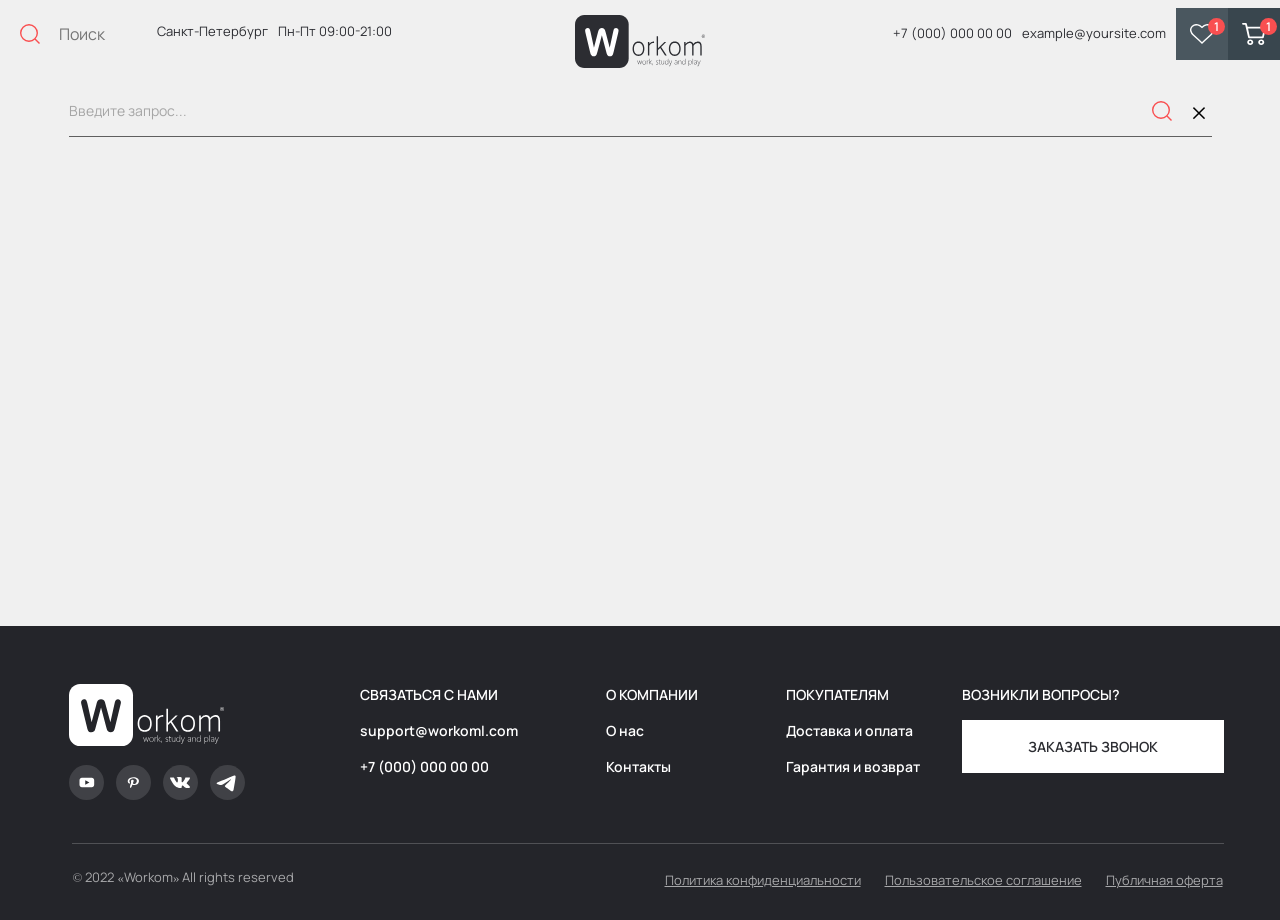
<file: search.html>
<!DOCTYPE html>
<html lang="ru">
  <head>
    <meta charset="utf-8">
    <meta http-equiv="X-UA-Compatible" content="IE=edge">
    <meta name="viewport" content="width=device-width, initial-scale=1">
    <!-- The above 3 meta tags *must* come first in the head; any other head content must come *after* these tags -->
    <title></title>

    <!-- CSS -->
    <link href="css/bootstrap.min.css" rel="stylesheet">
    <link href="css/main.css" rel="stylesheet">
    <link href="css/media.css" rel="stylesheet">

    <link href="slick/slick.css" rel="stylesheet">
    <link href="slick/slick-theme.css" rel="stylesheet">
    <!-- HTML5 shim and Respond.js for IE8 support of HTML5 elements and media queries -->
    <!-- WARNING: Respond.js doesn't work if you view the page via file:// -->
    <!--[if lt IE 9]>
      <script src="https://oss.maxcdn.com/html5shiv/3.7.2/html5shiv.min.js"></script>
      <script src="https://oss.maxcdn.com/respond/1.4.2/respond.min.js"></script>
    <![endif]-->
  </head>
   
  
  <body>
<!-- 
    <nav class="mt-mobile nav-open">
      <div class="container">
        <div class="mt__munu">
          <div class="mt__block">
              <div class="burger__catalog">Каталог:</div>

              <ul class="burger__menu">
                <li><a href="#">РАБОЧИЕ СТОЛЫ</a></li>
                <li><a href="#">ОСНАЩЕНИЯ ДЛЯ СТОЛОВ</a></li>
                <li><a href="#">ТУМБЫ</a></li>
                <li><a href="#">СТЕЛЛАЖИ</a></li>
                <li><a href="#">ШКАФЫ</a></li>
                <li><a href="#">СТУЛЬЯ</a></li>
                <li><a href="#">СТОЛИКИ / ПОДСТАВКИ ПОД ТЕХНИКУ</a></li>
                <li><a href="#">КАНЦЕЛЯРИЯ И АКСЕССУАРЫ</a></li>
              </ul>

              <button class="open__all">
                Открыть все
              </button>

              <ul class="burger__menu burger__menu2">
                <li><a href="#">ПОКУПАТЕЛЯМ</a></li>
                <li><a href="#">О НАС</a></li>
                <li><a href="#">КОНТАКТЫ</a></li>
  
              </ul>

              <div class="address__wrap">
                <div class="title"> Санкт-Петербург</div>
                <div class="title"> Пн-Пт 09:00-21:00</div>
              </div>

              <div class="address__wrap">
                <div class="title"><a href="#"> +7 (000) 000 00 00</a></div>
                <div class="title"><a href="#"> example@yoursite.com</a></div>
              </div>
          </div> 
          
          <div class="mt__block">
            <div class="mt__img"><img src="img/burger-img.png" alt=""></div>
        </div>
        </div>  
      </div>
    </nav>

    <div class="fixed__top">
      <div class="fixed__wrap">
        <div class="burger burger-open">
          <i>
            <svg width="20" height="18" viewBox="0 0 20 18" fill="none" xmlns="http://www.w3.org/2000/svg">
              <rect x="2.03607" y="12.5497" width="16" height="2" rx="1" transform="rotate(-45 2.03607 12.5497)" fill="white"/>
              <rect x="3.4502" y="1.23605" width="16" height="2" rx="1" transform="rotate(45 3.4502 1.23605)" fill="white"/>
            </svg>  
          </i>
          <i>
            
            <svg width="20" height="18" viewBox="0 0 20 18" fill="none" xmlns="http://www.w3.org/2000/svg">
              <rect x="0.400024" y="0.600006" width="16" height="2" rx="1" fill="white"/>
              <rect x="0.400024" y="6.60001" width="16" height="2" rx="1" fill="white"/>
              <rect x="0.400024" y="12.6" width="16" height="2" rx="1" fill="white"/>
            </svg>

          </i> 
        </div>
        <div class="fixed__title">
          Каталог
        </div>
      </div>

      <form action="" class="search__top search__top2">
        <button><img src="img/search.svg" alt=""></button>
        <input type="text" placeholder="Поиск">
      </form>
      <ul>
        <li><a href="#">Главная</a></li>
        <li><a href="#">Покупателям</a></li>
        <li><a href="#">О нас</a></li>
        <li><a href="#">Контакты</a></li>
      </ul>
    </div> -->

    <header class="header__inner">
      <div class="header__top">
        <div class="header__col">
          <form action="" class="search__top">
            <button><img src="img/search.svg" alt=""></button>
            <input type="text" placeholder="Поиск">
          </form>

          <div class="address__top">Санкт-Петербург</div>
          <div class="work__top">Пн-Пт 09:00-21:00</div>
        </div>
        <div class="header__col2">
          <div class="logo__top"><a href="#"><img src="img/logo-top.svg" alt=""></a></div>
        </div>
        <div class="header__col3">
          <div class="phone__top"><a href="#"> +7 (000) 000 00 00</a></div>
          <div class="mail__top"><a href="#"> example@yoursite.com</a></div>
          <a href="#" class="like__top">
            <img src="img/like-top.svg" alt="">
            <div class="cart__number">1</div>
          </a>
          <a href="#" class="cart__top">
            <img src="img/cart-top.svg" alt="">
            <div class="cart__number">1</div>
          </a>
        </div>
      </div>
    </header>
    
    <section class="search__main">
      <div class="container">
        <div class="row">
          <div class="col-md-12">
            <form>
              <div class="search">
                <input type="text" required="required" placeholder="Введите запрос...">
                <button type="reset" title="Click me to clear the input field">&times;</button>
                <button class="search__btn"><img src="img/search.svg" alt=""></button>
              </div>
              </form>
          </div>
        </div>
      </div>
    </section>


  


    
    <footer class="footer__inner">
      <div class="container">
        <div class="row">
          <div class="col-md-4 col-lg-3">
            <div class="logo__bt"><a href="#"><img src="img/logo-bt.svg" alt=""></a></div>
            <ul class="social__bt">
              <li><a href="#"><img src="img/youtube.svg" alt=""></a></li>
              <li><a href="#"><img src="img/pix.svg" alt=""></a></li>
              <li><a href="#"><img src="img/vk.svg" alt=""></a></li>
              <li><a href="#"><img src="img/tg.svg" alt=""></a></li>
            </ul>
          </div>
          <div class="col-md-8 col-lg-6">
            <div class="ft__menu_wrap">
              <div class="ft__block">
                <div class="ft__title">СВЯЗАТЬСЯ С НАМИ</div>
                <a href="#" class="mail__bt">support@workoml.com</a>
                <a href="#" class="mail__ph">+7 (000) 000 00 00</a>
              </div>
              <div class="ft__block">
                <div class="ft__title">О КОМПАНИИ</div>
                <ul class="ft__menu">
                  <li><a href="#">О нас</a></li>
                  <li><a href="#">Контакты</a></li>
                </ul>
              </div>
              <div class="ft__block">
                <div class="ft__title">ПОКУПАТЕЛЯМ</div>
                <ul class="ft__menu">
                  <li><a href="#">Доставка и оплата</a></li>
                  <li><a href="#">Гарантия и возврат</a></li>
                </ul>
              </div>
            </div>
          </div>
          <div class="col-md-12 col-lg-3 col__ft">
            <div class="ft__title ft__title_q">ВОЗНИКЛИ ВОПРОСЫ?</div>
            <a href="#" class="ft__link">ЗАКАЗАТЬ ЗВОНОК</a>
          </div>
        </div> 
        
        <div class="row row__ft">
          <div class="col-md-12 col-lg-4 col__cp">
            <div class="copyright"> © 2022 «Workom» All rights reserved</div>
          </div>
          <div class="col-md-12 col-lg-8 col__cp">
            <ul class="political">
              <li><a href="#">Политика конфиденциальности</a></li>
              <li><a href="#">Пользовательское соглашение</a></li>
              <li><a href="#">Публичная оферта</a></li>
            </ul>
          </div>
        </div>
      </div>
    </footer>



    

    <!-- jQuery (necessary for Bootstrap's JavaScript plugins) -->
    <script src="https://ajax.googleapis.com/ajax/libs/jquery/2.2.3/jquery.min.js"></script>
    <!-- Include all compiled plugins (below), or include individual files as needed -->
    <script src="https://cdn.jsdelivr.net/npm/bootstrap@5.3.0-alpha1/dist/js/bootstrap.bundle.min.js" integrity="sha384-w76AqPfDkMBDXo30jS1Sgez6pr3x5MlQ1ZAGC+nuZB+EYdgRZgiwxhTBTkF7CXvN" crossorigin="anonymous"></script>
    <script src="slick/slick.min.js"></script>
    <script src="js/main.js"></script>
    <script src="js/mask.js"></script>


  </body>
</html>
</file>
<file: css/main.css>
@font-face {
  font-family: 'Manrope-Regular';
  src:url('../fonts/Manrope-Regular.eot?-kwf309');
  src:url('../fonts/Manrope-Regular.eot?#iefix-kwf309') format('embedded-opentype'),
    url('../fonts/Manrope-Regular.woff?-kwf309') format('woff'),
    url('../fonts/Manrope-Regular.ttf?-kwf309') format('truetype'),
    url('../fonts/Manrope-Regular.svg?-kwf309#AA-Manrope-Regular') format('svg');
  font-weight: normal;
  font-style: normal;
}  


@font-face {
  font-family: 'Manrope-SemiBold';
  src:url('../fonts/Manrope-SemiBold.eot?-kwf309');
  src:url('../fonts/Manrope-SemiBold.eot?#iefix-kwf309') format('embedded-opentype'),
    url('../fonts/Manrope-SemiBold.woff?-kwf309') format('woff'),
    url('../fonts/Manrope-SemiBold.ttf?-kwf309') format('truetype'),
    url('../fonts/Manrope-SemiBold.svg?-kwf309#AA-Manrope-SemiBold') format('svg');
  font-weight: normal;
  font-style: normal;
}  


@font-face {
  font-family: 'Manrope-Medium';
  src:url('../fonts/Manrope-Medium.eot?-kwf309');
  src:url('../fonts/Manrope-Medium.eot?#iefix-kwf309') format('embedded-opentype'),
    url('../fonts/Manrope-Medium.woff?-kwf309') format('woff'),
    url('../fonts/Manrope-Medium.ttf?-kwf309') format('truetype'),
    url('../fonts/Manrope-Medium.svg?-kwf309#AA-Manrope-Medium') format('svg');
  font-weight: normal;
  font-style: normal;
} 

@font-face {
  font-family: 'Inter-Regular';
  src:url('../fonts/Inter-Regular.eot?-kwf309');
  src:url('../fonts/Inter-Regular.eot?#iefix-kwf309') format('embedded-opentype'),
    url('../fonts/Inter-Regular.woff?-kwf309') format('woff'),
    url('../fonts/Inter-Regular.otf?-kwf309') format('truetype'),
    url('../fonts/Inter-Regular.svg?-kwf309#AA-Inter-Regular') format('svg');
  font-weight: normal;
  font-style: normal;
}  


.row {
  padding: 0;
  margin: 0;
}

body {
  color: #2C2D32;
  font-size: 16px;
  background-color: #F0F0F0;
  font-family: 'Manrope-Regular';
}

a {color: #2C2D32;}
a:hover {color: #2C2D32;}

ul {
  list-style: none;
  margin: 0;
  padding: 0;
}

.clear {clear:both;}


button {
  border:none;
  background: none;
  padding: 0;
  box-shadow: unset;
  
}

button:focus {
  outline: none;
  box-shadow: unset;
}

img {
  max-width: 100%;
  height: auto;
}


header {
  padding: 0 0 100px;
}


h2 {
  font-size: 55px;
  line-height: 120%;
  color: #2C2D32;
  font-family: 'Manrope-Medium';
}



.fixed__top {
  position: fixed;
  bottom: 0;
  z-index: 11;
  width: 100%;
  background: #2C2D32;
} 

.fixed__top ul {
  display: flex;
  justify-content: center;
}

.fixed__top ul li {
  padding: 22px 30px 22px 30px;
}

.fixed__top ul li a {
  text-decoration: none;
  color: #FFFFFF;
}
.fixed__top ul li a:hover {
  opacity: 0.9;
}

.fixed__wrap {
  position: absolute;
  display: flex;
  left: 0;
  height: 100%;
}

.fixed__title {
  color: #FFFFFF;
  padding: 22px 0 0 16px;
}


.burger {
  position: relative;
  top: 0;
  left: 0;
  cursor: pointer;
  z-index: 12;
  /* height: 100%; */
  display: flex;
  background: #F94F50;
  align-items: center;
  justify-content: center;
  width: 72px;
}
.burger i:nth-of-type(1) {
  display: block;
}
.burger i:nth-of-type(2) {
  display: none;
}
.burger.burger-open {
  color: #2a3255;
}
.burger.burger-open i:nth-of-type(1) {
  display: none;
}
.burger.burger-open i:nth-of-type(2) {
  display: block;
}

.body-open  {
  overflow: hidden;
}

.mt-mobile {
  position: fixed;
  top: 0;
  z-index: 11;
  right: 0;
  height: 100vh;
  width: 100%;
  padding: 80px 20px 15px 20px;
  background-color: #F0F0F0;
  transition: 0.5s ease all;
  border-radius: 0 0 10px 10px;
  clip-path: circle(100%);
}

.mt-mobile .container {
  padding: 0;
}




.mt-mobile.nav-open {
  clip-path: circle(0px at 0px 0%);
}

.burger i svg {

}

.mt__munu {
  display: flex;
  padding: 36px 0 0 0;
}

.mt__block {
  width: 50%;
}

.mt__block {
  width: 50%;
}

.burger__catalog {
  color: #2C2D32;
  opacity: 0.4;
  margin: 0 0 24px 0;
}

.burger__menu {

}

.burger__menu li {
  margin: 0 0 12px 0;
}

.burger__menu li a {
  font-size: 20px;
  line-height: 150%;
  font-family: 'Manrope-Medium';
  text-decoration: none;
  color: #2C2D32;
}

.burger__menu li a:hover {
  color: #F94F50;
  transition: 0.3s;
}

.container {
  max-width: 1191px;
}

.mt__block .open__all {
  margin: 26px 0 50px 0;
}

.address__wrap {
  display: none;
  margin: 0 0 11px 0;
  width: 100%;
  justify-content: space-between;
  padding: 0 0 0 0;
}

.search__top2 {
  display: none !important;
}

.search__top2 input::-webkit-input-placeholder { /* WebKit browsers */
  color:    #fff;
}
.search__top2 input:-moz-placeholder { /* Mozilla Firefox 4 to 18 */
  color:    #fff;
}
.search__top2 input::-moz-placeholder { /* Mozilla Firefox 19+ */
  color:    #fff;
}
.search__top2 input:-ms-input-placeholder { /* Internet Explorer 10+ */
  color:    #fff;
}

.address__wrap .title {
  font-size: 13px;
  line-height: 160%;
  color: #2C2D32;
}

.address__wrap .title a {
  text-decoration: none;
}

.burger__menu2 {
  display: none;
}

.header__top {
  margin: 0px 0 0 0;
  display: flex;
  align-items: center;
  position: relative;
  z-index: 11;
}

.header__col {
  width: 40%;
  display: flex;
  padding: 0 0 0 20px;
}

.header__col2 {
  width: 20%;
}

.header__col3 {
  width: 40%;
  display: flex;
  align-items: center;
  
  justify-content: flex-end;
}

.phone__top {
  font-size: 13px;
  line-height: 160%;
  margin: 0 48px 0 0;
}
.phone__top a {
  text-decoration: none;
}

.mail__top {
  font-size: 13px;
  margin: 0 48px 0 0;
  line-height: 160%;
}
.mail__top a {
  text-decoration: none;
}



.logo__top {
  margin: 15px 0 0 0;
  text-align: center;
}

.logo__top a img {
  width: 130px;
}

.search__top {
  display: flex;
  align-items: center;
}

.search__top button {
  margin: -2px 17px 0 0;
}

.search__top input {
  width: 120px;
  border:none;
  background: none;
}

.search__top input:focus-visible {
  outline: none;
}

.address__top {
  font-size: 13px;
  line-height: 160%;
  margin: 0 48px 0 0;
}

.work__top {
  font-size: 13px;
  line-height: 160%;
}

.like__top {
  position: relative;
  background: #4A575F;
  width: 72px;
  height: 72px;
  display: flex;
  align-items: center;
  justify-content: center;
}

.like__top img {
  width: 24px;
}

.cart__top {
  position: relative;
  background: #39464E;
  width: 72px;
  height: 72px;
  display: flex;
  align-items: center;
  justify-content: center;
}

.cart__number {
  position: absolute;
  top: 20px;
  right: 15px;
  display: flex;
  justify-content: center;
  letter-spacing: 0.08em;
  text-transform: uppercase;
  color: #FFFFFF;
  font-size: 12px;
  line-height: 17px;
  font-family: 'Manrope-SemiBold';
  background: #F94F50;
  width: 17px;
  height: 17px;
  border-radius: 50%;
}

.cart__top img {
  width: 24px;
}


.category {
  padding: 0 0 130px 0;
}

.row__category {
  border-bottom: 1px solid #2C2D32;
  padding: 0;
  margin: 0 0 42px 0;
}

.row__category .col-md-6 {
  padding: 0;
}

.row__category .col-md-7 {
  padding: 0;
}

.row__category .col-md-4 {
  padding: 0;
}

.content__category {
  padding: 0 22px;
}

.category__do {
  font-size: 20px;
  line-height: 150%;
  text-align: center;
  color: #FFFFFF;
  font-family: 'Manrope-Medium';
  background: #2C2D32;
  border-radius: 90px;
  -webkit-border-radius: 90px;
  -moz-border-radius: 90px;
  -ms-border-radius: 90px;
  -o-border-radius: 90px;
  /* width: 180px; */
  padding: 1px 16px 3px 16px;
  display: inline-block;
  align-items: flex-end;
  margin: 21px 0px 0 0px;
  justify-content: center;
}

.content__number {
  font-size: 14px;
  line-height: 150%;
  text-align: right;
  margin: 38px -10px 0 30px;
  font-family: 'Manrope-SemiBold';
}

.category__img {
  
}

.category__wrap {
  position: relative;
  background: #FFFFFF;
  text-align: center;
  cursor: pointer;
  border: 1px solid #2C2D32;
  height: 475px;
  position: relative;
  margin: 0 0 40px 0;
}

.category__wrap:before {
  position: absolute;
  top:0;
  left: 0;
  right: 0;
  bottom: 0;
  transition: clip-path 400ms ease-out;
  content: '';
  clip-path: circle( 0% at 100% 100%);
  background: #F94F50;
}

.category__wrap2:hover:before {
  clip-path: circle( 50% at 90% 80% );
}


.category__wrap2:before {
  position: absolute;
  top:0;
  left: 0;
  right: 0;
  bottom: 0;
  transition: clip-path 400ms ease-out;
  content: '';
  clip-path: circle( 0% at 100% 100%);
  background: #F94F50;
}

.category__wrap:hover:before {
  clip-path: circle( 50% at 90% 80% );
}

.category__wrap2 {
  position: relative;
  cursor: pointer;
  background: #FFFFFF;
  text-align: center;
  border: 1px solid #2C2D32;
  height: 630px;
  position: relative;
  margin: 0 0 40px 0;
}

.category__title {
  font-size: 20px;
  line-height: 150%;
  font-family: 'Manrope-Medium';
  color: #2C2D32;
  text-align: left;
  padding: 0 0 20px 20px;
  margin: -48px 0 0 0;
  position: absolute;
  bottom: 0px;
}

.category__main {
  display: flex;
  justify-content: space-between;
}
 
.open__all {
  font-size: 20px;
  line-height: 130%;
  background: url(../img/open-all.svg) 0 50% no-repeat;
  text-decoration-line: underline;
  margin: 0 auto;
  width: 210px;
  padding: 5px 0 5px 0;
  display: block;

}

.open__all:hover {
  text-decoration: none;
}

.run__wrap {
  
  margin: 0 0 130px 0;
}

.run__title {

  padding: 0 24px 0 0;
}

.marquee-wrap {
  position: relative;
  display: block;
  overflow: hidden;
  width: 100%;
  margin-bottom: 130px;
  background: #2C2D32;
  display: flex;
  align-items: center;
  padding: 16px 0 16px 0;
  color:#fff;
  text-transform: uppercase;
  font-size: 40px;
  font-family: 'Inter-Regular';
  line-height: 48px;
}
.marquee-wrap,
.marquee-wrap ul {
  margin-left: 0;
  padding-left: 0;
  list-style-type: none;
  color:#fff;
}
.marquee-wrap > li {
  display: flex;
  align-items: center;
  width: var(--scroller-size);
  will-change: transform;
  animation: text-scroller 15000ms linear 0ms normal infinite;
  text-indent: 0;
  white-space: nowrap;
}

.marquee-wrap > li a {
  color:#fff;
  text-decoration: none;
}

@keyframes text-scroller {
  100% {
    transform: translateX(calc(var(--scroller-size) * -0.5));
  }
}
.marquee-wrap > li:nth-child(2) {
  animation-direction: reverse;
  color: blue;
}
.marquee-wrap > li > ul li {
  display: inline-block;

}

:root {
  --scroller-size: 150vw;
}
@media only screen and (max-width: 600px) {
  :root {
    --scroller-size: 200vw;
  }
}

.sl__wrap {
  position: relative;
  padding: 20px 20px 20px 20px;
  background: #FFFFFF;
  border: 1px solid #2C2D32;
  margin: 0 0 16px 0;
}

.btn__sl {
  position: absolute;
  top:12px;
  right: 12px;
}

.btn__black {
  background: #2C2D32;
  border:1px solid #2C2D32;
  width: 16px;
  height: 16px;
  border-radius: 50%;
  display: block;
  margin: 0 0 10px 0;
}

.btn__white {
  background: #fff;
  width: 16px;
  height: 16px;
  display: block;
  border: 1px solid #2C2D32;
  border-radius: 50%;
  margin: 0 0 10px 0;
}

.btn__milk {
  background: #EFDABA;
  border:1px solid #EFDABA;
  width: 16px;
  height: 16px;
  display: block;
  border-radius: 50%;
  margin: 0 0 10px 0;
}

.sl__title {
  margin: 0 0 7px 0;
}

.sl__body {
  font-size: 14px;
  line-height: 150%;
  font-family: 'Manrope-SemiBold';
  color: #2C2D32;
  opacity: 0.32;
  margin: 0 0 16px 0;
}

.sl__price {
  line-height: 140%;
  font-family: 'Manrope-SemiBold';
  margin: 0 0 16px 0;
}

.sl__btn {
  width: 100%;
  background: #2C2D32;
  border: 1px solid #2C2D32;
  display: block;
  padding: 16px 0 16px 0;
  text-align: center;
  color:#FFFFFF;
  font-size: 14px;
  font-family: 'Manrope-SemiBold';
}

.sl__btn:hover {
  background: #F94F50;
  transition: 0.3s;
}

.row__g {
  margin: 0 -25px;
}

.col__g {
  padding: 0 35px 0 35px;
}

.g__wrap {
  border-bottom: 1px solid #2C2D32;
  padding: 0 0 31px 0;
  margin: 0 0 31px 0;
}

.g__title {
  font-size: 23px;
  line-height: 31px;
  font-family: 'Manrope-SemiBold';
  margin: 0 0 12px 0;
}

.g__body {

}

footer {
  background: #24252A;
  padding: 58px 0 93px 0;
}

.logo__bt {
  margin: 0 0 19px 0;
}

.logo__bt a img {
  width: 155px;
}

.social__bt {
  display: flex;
}


.social__bt li {
  margin: 0 12px 0 0;
}

.ft__menu_wrap {
  display: flex;
  justify-content: space-between;
}

.ft__title {
  font-size: 14px;
  font-family: 'Manrope-SemiBold';
  margin: 0 0 15px 0;
  color: #fff;
}


.mail__bt {
  font-size: 14px;
  font-family: 'Manrope-SemiBold';
  margin: 0 0 15px 0;
  color: #fff;
  text-decoration: none;
  display: block;
}

.mail__bt:hover {
  color:#fff;
}

.mail__ph {
  font-size: 14px;
  font-family: 'Manrope-SemiBold';
  margin: 0 0 0 0;
  color: #fff;
  display: block;
  text-decoration: none;
}

.mail__ph:hover {
  color:#fff;
}

.ft__menu {

}

.ft__menu li {
  margin: 0 0 15px 0;
}

.ft__menu li:last-child {
  margin: 0;
}

.ft__menu li a {
  font-size: 14px;
  font-family: 'Manrope-SemiBold';
  margin: 0 0 0 0;
  display: block;
  color: #fff;
  text-decoration: none;
}

.col__ft {
  padding: 0 0 0 120px;
}


.ft__link {
  display: block;
  padding: 16px 0 16px 0;
  background: #FFFFFF;
  font-size: 14px;
  font-family: 'Manrope-SemiBold';
  text-align: center;
  text-decoration: none;
}

.row__ft {
  position: relative;
  padding: 24px 0 0 0;
  margin: 43px 0px 0 15px;
}


.row__ft:before {
  position: absolute;
  content: '';
  top:0;
  right: 0;
  bottom: 0;
  left: 0;
  border-top:1px solid #FFFFFF;
  opacity: 0.2;
}

.copyright {
  font-size: 13px;
  line-height: 160%;
  color: #FFFFFF;
  opacity: 0.6;
  margin: 0 0 0 -11px;
}

.political {
  display: flex;
  justify-content: flex-end;
  margin: 0 -11px 0 0px;
}

.political li {
  padding: 0 0 0 24px;
}

.political  li a {
  font-size: 13px;
  line-height: 160%;
  color: #FFFFFF;
  opacity: 0.6;
}

.political  li a:hover {
  text-decoration: none;
}


.head__top_wrap {
  position: relative;
}

.copyright__top {
  position: absolute;
  font-size: 13px;
  line-height: 160%;
  top:50%;
  left:-82px;
  color: #2C2D32;
  opacity: 0.4;
  transform: rotate(-90deg);
}

.wrapper .container {
  overflow: hidden;
  position: relative;
  height: 35.1875rem;
  line-height: 0;
}

.slideDiv,
.controls {
  position: absolute;
}

.slideDiv,
.slide {
  width: 100%;
  height: 100%;
}

.slide {
  align-items: center;
  display: flex;
}

.slide:first-child {

}

.slide:nth-of-type(2) {

}

.slide:nth-of-type(3) {
 
}

.slide:last-child {

}

.controls {
  top: 41%;
  right: 0;
  padding: 0 0.63rem;
  z-index: 5;
  text-align: center;
}

.button {
  position: relative;
  width: 0.9375rem;
  height: 0.9375rem;
  display: block;
  cursor: pointer;
  border-radius: 50%;
  transition: all ease .2s;
  margin: 0 0 16px 0;
}

.button {
  opacity: 0.3;
  font-size: 14px;
  outline: none;
}

.slogan__top {
  font-size: 55px;
  line-height: 120%;
  font-family: 'Manrope-Medium';
  margin: 0 47px 0 0;
}

.slogan__top span {
  color:#F94F50;
}

.slogan2 {
  font-size: 14px;
  line-height: 150%;
  font-family: 'Manrope-SemiBold';
  margin: 180px 0 0 71px;
}

.slogan__top .title2 {
  font-size: 14px;
  line-height: 150%;
  font-family: 'Manrope-SemiBold';
  margin: 0 50px 0 0;
  display: none;
}

.button.selected {
  position: relative;
  opacity: 1;
  font-family: 'Manrope-Medium';
  font-size: 20px;
}

.button.selected:before {
  position: absolute;
  top: 7px;
  width: 20px;
  left: -30px;
  height: 1px;
  background: #F94F50;
  content: '';
}

.head__img img + img {
  display: none;
}

/* CONTACT */

.header__inner {
  padding: 0 0 12px;
}

.crumbs {
  margin: 0 0 57px 20px;
}

.crumbs ul {
  display: flex;
}

.crumbs ul li {

}

.crumbs ul li a {
  font-size: 13px;
  line-height: 160%;
  opacity: 0.6;
  color: #000000;
  text-decoration: none;
}

.crumbs ul li a span {
  padding: 0 10px;
}

.category__contact {
  padding: 0 0 0 0;
}

.map iframe {
  margin: 0 0 34px 0;
}

.contact__title {
  font-size: 33px;
  line-height: 120%;
  font-family: 'Manrope-Medium';
  margin: 0 0 35px 0;
}

.contact__address {
  text-decoration: none;
  font-size: 20px;
  line-height: 150%;
  color: #1E1E1E;
  display: block;
  margin: 0 0 15px 0;
  padding: 0 0 0 30px;
  background: url(../img/address.svg) 0 54% no-repeat;
  font-family: 'Manrope-Medium';
}

.contact__phone {
  text-decoration: none;
  font-size: 20px;
  line-height: 150%;
  color: #1E1E1E;
  display: block;
  margin: 0 0 15px 0;
  padding: 0 0 0 30px;
  background: url(../img/phone.svg) 0 54% no-repeat;
  font-family: 'Manrope-Medium';
}

.contact__mail {
  text-decoration: none;
  font-size: 20px;
  line-height: 150%;
  color: #1E1E1E;
  display: block;
  margin: 0 0 182px 0;
  padding: 0 0 0 30px;
  background: url(../img/mail.svg) 0 54% no-repeat;
  font-family: 'Manrope-Medium';
}

.map .col-md-12 {
  padding: 0 10px;
}


/* ABOUT */

.about {
  padding: 0 0 200px 0;
}

.about__title {
font-size: 33px;
line-height: 160%;
font-family: 'Manrope-Medium';
margin: 0 0 79px 0;
}

.about__title span {
  font-size: 35px;
  display: inline-block;
  padding: 1px 16px 4px 16px;
  color:#fff;
  border-radius: 90px;
}

.about__title .blue {
  background: #5C73EF;
}

.about__title .orange {
  background: #EF915C;
}

.about__title .green {
  background: #9ED131;
}

.about__body {
  color: #000000;
  margin: 0 0 55px 0;
}

.about__item {
  font-size: 33px;
  line-height: 120%;
  font-family: 'Manrope-Medium';
}

.about__item span {
  color: #F94F50;
}

.about__img {
  padding: 0 0 0 30px;
}

.footer__inner {
  padding: 58px 0 29px 0;
}

/* ERROR */


.error {
  padding: 70px 0 100px 0;
}

.error__title {
  font-size: 80px;
  line-height: 97px;
  font-family: 'Inter-Regular';
  text-align: center;
  color: #F94F50;
}

.error__body {
  font-size: 33px;
  line-height: 120%;
  text-align: center;
  color: #000000;
  font-family: 'Manrope-Medium';
  margin: 0 0 35px 0;
}

.error__item {
  text-align: center;
  color: #000000;
  margin: 0 0 51px 0;
}

.error__link {
  display: block;
  margin: 0 auto;
  width: 391px;
  text-align: center;
  padding: 16px 0 16px 0;
  font-size: 14px;
  line-height: 150%;
  color: #FFFFFF;
  font-family: 'Manrope-SemiBold';
  background: #2C2D32;
  border: 1px solid #2C2D32;
  text-decoration: none;
}

.error__link:hover {
  background: #F94F50;
  border: 1px solid #2C2D32;
  transition: 0.3s;
}

/* CATALOGIN */

.category__catalogin {
  padding: 0 0 60px 0;
}

.catalogin__wrap {
  margin: 0 0 60px 0;
}

.catalogin__img {
  background: #FFFFFF;
  padding: 20px 20px 20px 20px;
  border:1px solid #000000;
  margin: 0 0 16px 0;
}

.catalogin__title {
  margin: 0 0 12px 0;
}

.catalogin__wrap ul {
  display: flex;
  margin: 0 0 16px 0;
}

.catalogin__wrap li {
  margin: 0 10px 0 0;
}

.catalogin__wrap li button {
  background: #202020;
  width: 16px;
  border-radius: 50%;
  height: 16px;
  border:1px solid transparent;
}

.catalogin__wrap li .white {
  background: #FFFFFF;
  border: 1px solid #202020;
}

.catalogin__wrap li .orange {
  background: #F88029;
}

.catalogin__wrap li .blue {
  background: #98D9EB;
}

.catalogin__wrap li .green {
  background: #B1E61D;
}

.catalogin__wrap li .pink {
  background: #FFA9C8;
}

.catalogin__wrap li .gray {
  background: #5e5d5c;
}

.catalogin__wrap li .gray2 {
  background: #a19484;
}

.catalogin__wrap li .brown {
  background: url(../img/brown.png) 0 0 no-repeat;
}

.catalogin__wrap li .milk {
  background: url(../img/milk.png) 0 0 no-repeat;
}

/* CARTIN */

.cartin {
  padding: 0 0 130px 0;
}

.cartin__title {
  font-size: 55px;
  line-height: 120%;
  color: #2C2D32;
  font-family: 'Manrope-Medium';
  text-align: center;
  margin: 0 0 16px 0;
}

.cartin__link {
  width: 230px;
}

/* CART */

.cart {
  margin: 0 0 87px 0;
}

.cart__info_wrap {
  border: 1px solid #2C2D32;
  padding: 28px 0px 0 0px;
}

.cart__info_title {
  font-size: 23px;
  line-height: 31px;
  text-align: center;
  margin: 0 0 36px 0;
  font-family: 'Manrope-SemiBold';
}

.cart__product_wrap {
  display: flex;
  padding: 0 0 11px 0;
  margin: 0 35px 20px 35px;
  justify-content: space-between;
  border-bottom: 1px solid #C4C4C4;
}

.cart__product span {
  color: #F31825;
}

.cart__product_link {
  display: block;
  background: #F94F50;
  border: 1px solid #F94F50;
  font-size: 14px;
  line-height: 150%;
  text-align: center;
  font-family: 'Manrope-SemiBold';
  color: #FFFFFF;
  margin: 57px 0 0 0;
  cursor: pointer;
  padding: 16px 0 16px 0;
  text-decoration: none;
}

.cart__product_link:hover {
  color:#fff;
  background: #2C2D32;
  border: 1px solid #2C2D32;
  transition: 0.3s;
}

.cart__wrap {
  display: flex;
  border-bottom: 1px solid #000000;
  padding: 0 0 28px 0;
  margin: 0 0 28px 0;
}

.cart__img {
  width: 35%;
}

.cart__block {
  width: 65%;
}

.cart__title {
  font-size: 14px;
  line-height: 150%;
  margin: 0 0 4px 0;
  font-family: 'Manrope-SemiBold';
}

.cart__articul {
  opacity: 0.4;
  font-size: 13px;
  line-height: 150%;
  margin: 0 0 28px 0;
  font-family: 'Manrope-SemiBold';
}

.cart__item {
  font-size: 14px;
  line-height: 150%;
  margin: 0 0 46px 0;
  font-family: 'Manrope-SemiBold';
  display: flex;
  align-items: center;
}

.cart__item span {
  padding: 0 24px 0 6px;
}

.cart__amount_wrap {
  display: flex;
  border: 1px solid #2C2D32;
  width: 158px;
  padding: 0 24px 0 24px;
  height: 52px;
  justify-content: space-between;
  align-items: center;
  margin: 0 0 40px 0;
}

.cart__price_wrap {
  display: flex;
  justify-content: space-between;
  align-items: center;
}

.cart__price_wrap .cart__price {
  font-size: 20px;
  font-family: 'Manrope-Medium';
}

.btn__fav {
  margin: 0 28px 0 0;
  font-size: 14px;
  text-decoration-line: underline;
}

.btn__fav:hover {
  text-decoration: none;
}

.btn__delete {
  margin: 0 0 0 0;
  font-size: 14px;
  font-size: 13px;
  opacity: 0.4;
}

.cart__body {
  font-size: 33px;
  font-family: 'Manrope-Medium';
  line-height: 120%;
  margin: 70px 0 23px 0;
}

.cart__form {

}

.cart__form input {
  border:none;
  width: 100%;
  opacity: 0.6;
  padding: 0 11px 11px 11px;
  background: none;
  margin: 0 0 24px 0;
  color:#000000;
  border-bottom: 1px solid rgba(0, 0, 0, 0.4);
}

.cart__form input::-webkit-input-placeholder { /* WebKit browsers */

}



.cart__form input:focus-visible {
  outline: none;
}

.address__inp {
  margin: 0 0 54px 0 !important;
}

.rek__wrap {
  border: 1px dashed #BDBDBD;
  border-radius: 5px;
  padding: 12px 12px 12px 12px;
}

.field-file {
  position: relative;
  overflow: hidden;
}

.field-file__input {
  position: absolute;
  opacity: 0;
  top: 0;
  right: 100%;
}

.field-file__input:focus ~ .field-file__label {
  
}
.field-file__input:focus ~ .field-file__label .field-file__icon {
  
}

.field-file__icon {
  display: inline-block;
  background: #2C2D32;
  opacity: 1;
  color: #fff;
  padding: 8px 10px 8px 10px;
  cursor: pointer;
}

.field-file__icon img {
  margin: -2px 0 0 8px;
}

.field-file__label--text {
  opacity: 0.4;
  font-family: 'Manrope-SemiBold';
  font-size: 14px;
  margin: 0 0 0 10px;
}

.cart_check_wrap {
  display: flex;
}

.cart_check_wrap2 {
  display: flex;
  margin: 50px 0 0 0;
}

.checkbox {
  position: relative;
  margin-bottom: 28px;
  height: auto;
  margin: 0 60px 26px 0;
}

.checkbox input[type=checkbox] {
  display: none;
}

.checkbox label {
  padding-left: 32px;
  font-size: 16px;
  line-height: 22px;
  text-decoration: none;
  cursor: pointer;
}

.checkbox label:hover {
  text-decoration: none;
}

.checkbox label:after {
  content: '';
  display: block;
  width: 21px;
  height: 21px;
  border: 1px solid #2C2D32;
  border-radius: 50%;
  position: absolute;
  top: 1px;
  left: 0;
  -webkit-border-radius: 50%;
  -moz-border-radius: 50%;
  -ms-border-radius: 50%;
  -o-border-radius: 50%;
}

.checkbox input[type=checkbox]:checked + label:after {
  border: solid 1px #2C2D32;
  background:  url(../img/point.svg) center center no-repeat;
}


.checkbox label span {
  margin: 0 0 0 0px;
  display: inline-block;
  width: 100%;
}



.checkbox2 {
  position: relative;
  margin-bottom: 28px;
  height: auto;
  margin: 0 60px 26px 0;
}

.checkbox2 input[type=checkbox] {
  display: none;
}

.checkbox2 label {
  padding-left: 32px;
  font-size: 16px;
  line-height: 22px;
  text-decoration: none;
  cursor: pointer;
}

.checkbox2 label:hover {
  text-decoration: none;
}

.checkbox2 label:after {
  content: '';
  display: block;
  width: 21px;
  height: 21px;
  position: absolute;
  
  background:#2C2D32 url(../img/checked.svg) center center no-repeat;
  top: 1px;
  left: 0;
}

.checkbox2 input[type=checkbox]:checked + label:after {
  background: #2C2D32;
}


.checkbox2 label span {
  margin: 0 0 0 0px;
  display: inline-block;
  width: 100%;
}


.cart_delete_wrap {
  display: flex;
  align-items: center;
  justify-content: flex-end;
  margin: 38px -10px 0 0px;
}

.cart__prod {
  font-size: 14px;
  margin: 0 24px 0 0;
  opacity: 0.4;
}

.cart_delete {
  font-size: 14px;
  cursor: pointer;
  text-decoration: underline;
}

.cart_delete:hover {
  text-decoration: none;
}

.search__main {
  height: 546px;
}

.search {
  margin: 20px auto;
  position: relative;
  width: 100%;
  font-size: 14px;
}

.search__btn {
  position: absolute;
  top: -1px;
  right: 40px;
}

.search button[type="reset"] {
  position: absolute;
  top: -11px;
  bottom: 10px;
  right: -6px;
  color: #000;
  border: 0;
  padding: 0 10px;
  border-radius: 50%;
  outline: none;
  font-size: 30px;
}

.search button[type="reset"]:hover {

  }

.search input:valid ~ button[type="reset"] {
  display: block;
  opacity: 1;
  font-size: 30px;
} 

.search input {
  width: 100%;
  padding: 0 10px 15px 0;
  background: none;;
  border:none;
  opacity: 0.6;
  box-sizing: border-box;
  outline: none;
  border-bottom: 1px solid #000;
}


.search__body {
  font-size: 14px;
  line-height: 150%;
  text-align: center;
  color: #202020;
  opacity: 0.5;
  font-family: 'Manrope-SemiBold';
}

.row__find {
  margin: 45px 0 0 0;
}

.row__find .col-md-4 {
  padding: 0 10px 32px 10px;
}


/* CATALOG */

.catalog__wrap {
  flex-wrap: wrap;
  display: flex;
  margin: 0 -8px;
}

.catalog__block {
  width: 50%;
  padding: 0 8px 0 8px;
  margin: 0 0 50px 0;
}

.catalog__block .sl__wrap {
  margin: 0 0 0 0;
}
.catalog__titlec {
  font-size: 14px;
  line-height: 150%;
  margin: 0 0 12px 0;
  font-family: 'Manrope-SemiBold';
}



.catalog__clr_wrap {
  display: flex;

  border-bottom: 1px solid #000;
  margin: 0 0 24px 0;
}



.checkbox3 {
  position: relative;
  margin-bottom: 28px;
  height: auto;
  margin: 0 10px 24px 0;
}

.checkbox3 input[type=checkbox] {
  display: none;
}

.checkbox3 label {
  padding-left: 32px;
  font-size: 16px;
  line-height: 22px;
  text-decoration: none;
  cursor: pointer;
}

.checkbox3 label:hover {
  text-decoration: none;
}

.checkbox3 label:after {
  content: '';
  display: block;
  width: 30px;
  height: 30px;
  position: absolute;
  border-radius: 50%;
  background: #ecaa54;
  
  top: 1px;
  left: 0;
}

.checkbox3 input[type=checkbox]:checked + label:after {
  background:#ecaa54 url(../img/checked2.svg) center center no-repeat;
}


.checkbox4 {
  position: relative;
  margin-bottom: 28px;
  height: auto;
  margin: 0 10px 24px 0;
}

.checkbox4 input[type=checkbox] {
  display: none;
}

.checkbox4 label {
  padding-left: 32px;
  font-size: 16px;
  line-height: 22px;
  text-decoration: none;
  cursor: pointer;
}

.checkbox4 label:hover {
  text-decoration: none;
}

.checkbox4 label:after {
  content: '';
  display: block;
  width: 30px;
  height: 30px;
  position: absolute;
  border-radius: 50%;
  background: #d15b8f;
  
  top: 1px;
  left: 0;
}

.checkbox4 input[type=checkbox]:checked + label:after {
  background:#d15b8f url(../img/checked2.svg) center center no-repeat;
}




.checkbox5 {
  position: relative;
  margin-bottom: 28px;
  height: auto;
  margin: 0 10px 24px 0;
}

.checkbox5 input[type=checkbox] {
  display: none;
}

.checkbox5 label {
  padding-left: 32px;
  font-size: 16px;
  line-height: 22px;
  text-decoration: none;
  cursor: pointer;
}

.checkbox5 label:hover {
  text-decoration: none;
}

.checkbox5 label:after {
  content: '';
  display: block;
  width: 30px;
  height: 30px;
  position: absolute;
  border-radius: 50%;
  background: #a38994;
  
  top: 1px;
  left: 0;
}

.checkbox5 input[type=checkbox]:checked + label:after {
  background:#a38994 url(../img/checked2.svg) center center no-repeat;
}


.checkbox6 {
  position: relative;
  margin-bottom: 28px;
  height: auto;
  margin: 0 10px 24px 0;
}

.checkbox6 input[type=checkbox] {
  display: none;
}

.checkbox6 label {
  padding-left: 32px;
  font-size: 16px;
  line-height: 22px;
  text-decoration: none;
  cursor: pointer;
}

.checkbox6 label:hover {
  text-decoration: none;
}

.checkbox6 label:after {
  content: '';
  display: block;
  width: 30px;
  height: 30px;
  position: absolute;
  border-radius: 50%;
  background: #b6d9b1;
  
  top: 1px;
  left: 0;
}

.checkbox6 input[type=checkbox]:checked + label:after {
  background:#b6d9b1 url(../img/checked2.svg) center center no-repeat;
}



.checkbox7 {
  position: relative;
  margin-bottom: 28px;
  height: auto;
  margin: 0 10px 24px 0;
}

.checkbox7 input[type=checkbox] {
  display: none;
}

.checkbox7 label {
  padding-left: 32px;
  font-size: 16px;
  line-height: 22px;
  text-decoration: none;
  cursor: pointer;
}

.checkbox7 label:hover {
  text-decoration: none;
}

.checkbox7 label:after {
  content: '';
  display: block;
  width: 30px;
  height: 30px;
  position: absolute;
  border-radius: 50%;
  background: #7daeb2;
  
  top: 1px;
  left: 0;
}

.checkbox7 input[type=checkbox]:checked + label:after {
  background:#7daeb2 url(../img/checked2.svg) center center no-repeat;
}



.checkbox8 {
  position: relative;
  margin-bottom: 28px;
  height: auto;
  margin: 0 10px 24px 0;
}

.checkbox8 input[type=checkbox] {
  display: none;
}

.checkbox8 label {
  padding-left: 32px;
  font-size: 16px;
  line-height: 22px;
  text-decoration: none;
  cursor: pointer;
}

.checkbox8 label:hover {
  text-decoration: none;
}

.checkbox8 label:after {
  content: '';
  display: block;
  width: 29px;
  height: 29px;
  position: absolute;
  border-radius: 50%;
  background: #f6f8f5;
  border:1px solid #000;
  top: 1px;
  left: 0;
}

.checkbox8 input[type=checkbox]:checked + label:after {
  background:#f6f8f5 url(../img/checked2.svg) center center no-repeat;
}




.checkbox9 {
  position: relative;
  margin-bottom: 28px;
  height: auto;
  margin: 0 10px 24px 0;
}

.checkbox9 input[type=checkbox] {
  display: none;
}

.checkbox9 label {
  padding-left: 32px;
  font-size: 16px;
  line-height: 22px;
  text-decoration: none;
  cursor: pointer;
}

.checkbox9 label:hover {
  text-decoration: none;
}

.checkbox9 label:after {
  content: '';
  display: block;
  width: 30px;
  height: 30px;
  position: absolute;
  border-radius: 50%;
  background: #000;
  
  top: 1px;
  left: 0;
}

.checkbox9 input[type=checkbox]:checked + label:after {
  background:#000 url(../img/checked2.svg) center center no-repeat;
}


.catalog__material {
  font-size: 14px;
  line-height: 150%;
  margin: 0 0 12px 0;
  font-family: 'Manrope-SemiBold';
}

.catalog__material_wrap {
  display: flex;
  flex-wrap: wrap;
  margin: 0 0 24px 0;
  padding: 0 0 16px 0;
  border-bottom: 1px solid #000;
}

.catalog__material_wrap button {
  width: 92px;
  padding: 7px 0 8px 0;
  text-align: center;
  border: 1px solid #2C2D32;
  border-radius: 90px;
  font-size: 14px;
  line-height: 150%;
  margin: 0 10px 8px 0;
  font-family: 'Manrope-SemiBold';
}

.catalog__material_wrap button:focus {
  background: #F94F50;
  color:#fff;
  border: 1px solid #F94F50;
}

.checkbox_catalog_wrap {
 padding: 0 0 9px 0;
 border-bottom: 1px solid #000;
 margin: 0 0 24px 0;
}




.checkbox10 {
  position: relative;
  margin-bottom: 32px;
  height: auto;
  margin: 0 12px 16px 0;
}

.checkbox10 input[type=checkbox] {
  display: none;
}

.checkbox10 label {
  padding-left: 32px;
  font-size: 16px;
  line-height: 22px;
  text-decoration: none;
  cursor: pointer;
}

.checkbox10 label:hover {
  text-decoration: none;
}

.checkbox10 label:after {
  content: '';
  display: block;
  width: 20px;
  height: 20px;
  position: absolute;
  border-radius: 50%;
  background: #FFFFFF;
  border: 1px solid #202020;
  top: 1px;
  left: 0;
}

.checkbox10 input[type=checkbox]:checked + label:after {
  background:#F94F50;
  border:1px solid #FFFFFF;
}

.checkbox10 span {
  font-family: 'Manrope-SemiBold';
}

.catalog__link {
  width: 100%;
  background: #F94F50;
  border: 1px solid #2C2D32;
  display: block;
  padding: 16px 0 16px 0;
  text-align: center;
  color: #FFFFFF;
  font-size: 14px;
  margin: 0 0 12px 0;
  font-family: 'Manrope-SemiBold';
}

.catalog__link:hover {
  background-color: #2C2D32;
  transition: 0.3s;
}



.catalog__link2 {
  width: 100%;
  background: none;
  border: 1px solid #2C2D32;
  display: block;
  padding: 16px 0 16px 0;
  text-align: center;
  color: #000;
  font-size: 14px;
  font-family: 'Manrope-SemiBold';
}

.catalog__link2:hover {
  background-color: #F94F50;
  transition: 0.3s;
  color:#fff;
}

.catalog {
  padding: 0 0 50px 0;
}



.burger-button {
  position:relative;
  z-index: 9;
  padding: 0 0 0 36px;
  font-family: 'Manrope-SemiBold';
  cursor: pointer;
  background: url(../img/filter.svg) 0 50% no-repeat;
}

.burger-button.close {
  background: none;
  position: absolute;
  top:10px;
  right: 15px;
}


.burger-top, .burger-bottom{
  position: absolute;
}

.burger-top{
  top: -02px;
}

.burger-bottom{
  bottom: -02px;
}

.burger-button.active .burger-top{
  position: absolute;
  top: 8px;
  transform: rotateZ(45deg);
}

.burger-button.active .burger-middle{
  border-color: rgba(0,0,0,0);
  background-color:rgba(0,0,0,0);
}




.burger-menu {
    position: fixed;
    top: 0vh;
    right: 100vw;
    left: -100vw;
    bottom: 0vh;
    background-color: #f9f9f9;
    padding:68px 20px 0 20px;
    box-shadow: 0px 2px 8px 0px rgba(0, 0, 0, 0.1);
    z-index: 18;
    transition:1s;
    align-content:space-around;
    justify-content:space-around;
    flex-direction:column;
}
.burger-menu.active{
  left:50vw;
  left: 0;
  right: 0%;
}


.filter__wrap {
  display: none;
  margin: 10px 0 40px 0;
}

.filter__wrap2 {
  display: flex;
  align-items: center;
  justify-content: space-between;
  margin: 10px 0 40px 0;
}


.dropdown_filtr {
  background: none;
  border:none;
  font-family: 'Manrope-SemiBold';
}


.dropdown_filtr:focus-visible {
  outline: none;
}


/* CARD */

.card {
  background: none;
  border: none;
  border-top:1px solid #000000;
  border-radius: 0;
  margin: 0 20px;
  padding: 0 0 130px 0;
}

.card__wrap {
  display: flex;
}

.card__block {
  width: 40%;
}

.card__block2 {
  width: 60%;
  padding: 0 36px 0 36px;
}

.card__title {
  width: 240px;
  font-size: 33px;
  line-height: 120%;
  color: #1E1E1E;
  padding: 40px 0 30px 0;
  font-family: 'Manrope-Medium';
}

.card__body {
  margin: 0 0 12px 0;
}

.link__podrobnee {
  font-family: 'Manrope-Semibold';
  margin: 0 0 63px 0;
}

.link__podrobnee :hover {
  text-decoration: none;
}

.card__img {
  border-bottom: 1px solid #000000;
  border-left: 1px solid #000000;
  border-right: 1px solid #000000;
  height: 600px;
  display: flex;
  padding: 0 20px;
  align-items: center;
  background: #fff;
  justify-content: center;
}

.card__color {
  display: flex;
  margin: 73px 0 32px 0;
}

.card__btn {
  background: #d3984b;
  width: 29px;
  height: 29px;
  border:3px solid #e4e4e4;
  margin: 0 16px 0 0;
}

.card__btn.active {
  border:1px solid #1c1c1c;
}



.card__btn2 {
  background: #bb5180;
  width: 29px;
  height: 29px;
  border:3px solid #e4e4e4;
  margin: 0 16px 0 0;
}

.card__btn2.active {
  border:1px solid #1c1c1c;
}


.card__btn3 {
  background: #927a84;
  width: 29px;
  height: 29px;
  border:3px solid #e4e4e4;
  margin: 0 16px 0 0;
}

.card__btn3.active {
  border:1px solid #1c1c1c;
}


.card__btn4 {
  background: #a3c29e;
  width: 29px;
  height: 29px;
  border:3px solid #e4e4e4;
  margin: 0 16px 0 0;
}

.card__btn4.active {
  border:1px solid #1c1c1c;
}


.card__btn5 {
  background: #709c9f;
  width: 29px;
  height: 29px;
  border:3px solid #e4e4e4;
  margin: 0 16px 0 0;
}

.card__btn5.active {
  border:1px solid #1c1c1c;
}


.card__btn6 {
  background: #dcdedb;
  width: 29px;
  height: 29px;
  border:3px solid #e4e4e4;
  margin: 0 16px 0 0;
}

.card__btn6.active {
  border:1px solid #1c1c1c;
}


.card__btn7 {
  background: #0d0d0e;
  width: 29px;
  height: 29px;
  border:3px solid #e4e4e4;
  margin: 0 0 0 0;
}

.card__btn7.active {
  border:1px solid #1c1c1c;
}

.card__drop__title {
  font-size: 14px;
  line-height: 150%;
  color: #202020;
  font-family: 'Manrope-Semibold';
  opacity: 0.4;
  margin: 0 0 12px 0;
}

.card__drop__title2 {
  font-size: 14px;
  line-height: 150%;
  color: #202020;
  font-family: 'Manrope-Semibold';
  opacity: 0.4;
  margin: 32px 0 12px 0;
}

.dropdown_card {
  position: relative;
  width: 100%;
  background: none;
  border: 1px solid #000000;
  background: url(../img/select.svg) 95% 50% no-repeat;
  padding: 11px 16px 11px 16px;
  margin: 0 0 32px 0;
}

.dropdown_card {
  -webkit-appearance: none;
  -moz-appearance: none;
  appearance: none;
}

.dropdown_card:before {
  content: "";
  
  position: absolute;
  right: 8px;
  top: 4px;
  z-index: 1;
  text-align: center;
  width: 10%;
  height: 100%;
}


.card__color2 {
  display: flex;
  margin: 0 0 32px 0;
}



.card__btn8 {
  background: #252526;
  width: 29px;
  height: 29px;
  border:3px solid #e4e4e4;
  margin: 0 16px 0 0;
}

.card__btn8.active {
  border:1px solid #252526;
}

.card__btn9 {
  background: #545351;
  width: 29px;
  height: 29px;
  border:3px solid #e4e4e4;
  margin: 0 16px 0 0;
}

.card__btn9.active {
  border:1px solid #252526;
}

.card__btn10 {
  background: #908476;
  width: 29px;
  height: 29px;
  border:3px solid #e4e4e4;
  margin: 0 16px 0 0;
}

.card__btn10.active {
  border:1px solid #252526;
}

.card__btn11 {
  background: #746047;
  width: 29px;
  height: 29px;
  border:3px solid #e4e4e4;
  margin: 0 16px 0 0;
}

.card__btn11.active {
  border:1px solid #252526;
}

.card__btn12 {
  background: #d1c9b7;
  width: 29px;
  height: 29px;
  border:3px solid #e4e4e4;
  margin: 0 16px 0 0;
}

.card__btn12.active {
  border:1px solid #252526;
}

.card__btn13 {
  background: #e1e1d8;
  width: 29px;
  height: 29px;
  border:3px solid #e4e4e4;
  margin: 0 16px 0 0;
}

.card__btn13.active {
  border:1px solid #252526;
}

.card__tumbs_wrap {
  margin: 0 0 32px 0;
  display: flex;
}

.tumbs__btn {
  font-size: 14px;
  line-height: 150%;
  font-family: 'Manrope-Semibold';
  color: #000000;
  background: #F2F2F2;
  width: 80px;
  padding: 9px 0 9px 0;
  margin: 0 20px 0 0;
  border: 1px solid #000000;
}

.tumbs__btn2 {
  font-size: 14px;
  line-height: 150%;
  font-family: 'Manrope-Semibold';
  color: #000000;
  background: #F2F2F2;
  width: 80px;
  padding: 9px 0 9px 0;
  margin: 0 20px 0 0;
  border: 1px solid #D9D9D9;
}

.tumbs__btn3 {
  font-size: 14px;
  line-height: 150%;
  font-family: 'Manrope-Semibold';
  color: #000000;
  background: #DFDFDF;
  width: 80px;
  padding: 9px 0 9px 0;
  margin: 0 0 0 0;
  border: 1px solid #DFDFDF;
}

.card_checkbox_wrap {
  display: flex;
  align-items: center;
  justify-content: space-between;
  margin: 0 0 20px 0;
}

.card__next {
  font-size: 13px;
  line-height: 16px;
  font-family: 'Inter-Regular';
  text-decoration-line: underline;
  color: #202020;
  opacity: 0.4;
}

.card__next:hover {
  text-decoration: none;
}



.checkbox__card {
  position: relative;
  margin-bottom: 28px;
  height: auto;
  margin: 0 0 0px 0;
}

.checkbox__card input[type=checkbox] {
  display: none;
}

.checkbox__card label {
  padding-left: 32px;
  font-size: 16px;
  line-height: 22px;
  text-decoration: none;
  cursor: pointer;
}

.checkbox__card label:hover {
  text-decoration: none;
}

.checkbox__card label:after {
  content: '';
  display: block;
  width: 21px;
  height: 21px;
  position: absolute;
  
  background:#2C2D32 url(../img/checked.svg) center center no-repeat;
  top: 1px;
  left: 0;
}

.checkbox__card input[type=checkbox]:checked + label:after {
  background: #2C2D32;
}


.checkbox__card label span {
  margin: 0 0 0 0px;
  display: inline-block;
  width: 100%;
}

.card__link_wrap {
  display: flex;
  align-items: center;
}

.card__link {
  display: block;
  background: #2C2D32;
  border: 1px solid #2C2D32;
  font-size: 14px;
  line-height: 150%;
  text-align: center;
  font-family: 'Manrope-SemiBold';
  color: #FFFFFF;
  margin: 0 12px 0 0;
  cursor: pointer;
  padding: 16px 0 16px 0;
  width: 100%;
  text-decoration: none;
}

.card__link:hover {
  background: #F94F50;
  border: 1px solid #F94F50;
  transition: 0.3s;
}

.card__like {
  width: 64px;
  border: 1px solid #202020;
  height: 54px;
}



.accordion {
  padding: 25px 0 0 0;
  margin: 0 0 0 0;
}

.accordion .item {
  padding: 0px 0px 5px 0px;
  cursor: pointer;
  margin: 0px 0 0 0;
  grid-template-columns: auto 1fr auto;
  column-gap: 24px;
  row-gap: 32px;
  align-items: center;
  transition: border-top 0.3s;
  border-radius: 30px;
  width: 330px;
}
.accordion .item.open {

}
.accordion .item.open .hidden-box {
  display: block;
}

.accordion .text {
  position: relative;
  padding: 0 0 0 0;
  width: 100%;
  display: flex;
  align-items: center;
  justify-content: space-between;
  font-size: 14px;
  line-height: 110%;
  color: #0D233B;
  font-family: 'Manrope-SemiBold';
  margin: 0;
}

.accordion .item.open .text {
  transition: color 0.3s;
}
.accordion .icon {
  top:0;
  right:0;
  width: auto;
  height: auto;
  padding: 10px 10px;
  border-radius: 50%;
  transition: transform 0.2s ease-in;
}
.accordion .item.open .icon {
  background: ;
}

.accordion .item.open .icon path {
  fill: #fff;
}

.accordion .hidden-box {
  grid-column: 1;
  display: none;
  transition: display 0.2 ease-in;
}



.accordion .hidden-box p {
  padding: 10px 0 0 0;
  font-size: 14px;
  line-height: 140%;
  color: #0D233B;
}

.icon-mb {
  display: none;
}
</file>
<file: css/media.css>
@media screen and (max-width: 1366px) {

}


/* стили для md-устройств */
@media screen and (max-width: 1300px) {

    .cart__block {
        width: 65%;
        padding: 0 0 0 24px;
    }

    .cart__number {
        position: absolute;
        top: 10px;
        right: 3px;
    }

    .copyright__top {
        display: none;
    }

    .slogan2 {
        font-size: 14px;
        line-height: 150%;
        font-family: 'Manrope-SemiBold';
        margin: 180px 60px 0 41px;
        width: 110px;
    }

    .row__g {
        margin: 0 0px;
    }

    .slick-next {
        right: 0px !important;
        width: 50px;
        height: 50px;
    }

    .slick-prev {
        left: 0px !important;
        width: 50px;
        height: 50px;
    }

    .col__ft {
        padding: 0 0 0 30px;
    }

    .address__top {
        font-size: 13px;
        line-height: 160%;
        margin: 0 10px 0 0;
    }

    .search__top input {
        width: 100px;
        border: none;
        background: none;
    }

    .cart__top {
        background: #39464E;
        width: 52px;
        height: 52px;
        display: flex;
        align-items: center;
        justify-content: center;
    }

    .like__top {
        background: #4A575F;
        width: 52px;
        height: 52px;
        display: flex;
        align-items: center;
        justify-content: center;
    }

    .mail__top {
        font-size: 13px;
        margin: 0 10px 0 0;
        line-height: 160%;
    }

    .phone__top {
        font-size: 13px;
        line-height: 160%;
        margin: 0 10px 0 0;
    }
}


/* стили для sm-устройств */
@media screen and (max-width: 1200px) {

    .card__block2 {
        width: 40%;
        padding: 0 36px 0 36px;
    }

    .card__block {
        width: 30%;
    }
}

/* стили для sm-устройств */
@media screen and (max-width: 992px) {

    .catalog__link2 {
        margin: 0 0 40px 0;
    }

    .slogan__top {
        font-size: 45px;
        line-height: 120%;
        font-family: 'Manrope-Medium';
        margin: 0 47px 0 0;
    }

    .slogan2 {
        font-size: 14px;
        line-height: 150%;
        font-family: 'Manrope-SemiBold';
        margin: 180px 60px 0 41px;
        width: 160px;
    }

    .burger__menu2 {
        display: block;
    }

    .search__top2 {
        display: block !important;
        position: absolute;
        top: 20px;
        right: 0;
    }

    .search__top button img {
        margin: -3px 0 0 0;
    }

    .search__top2 input {
        width: 75px;
        border: none;
        color:#fff;
        background: none;
    }

    .search__top button {
        margin: -2px 12px 0 0;
    }

    .address__wrap {
        display: block;
    }
    .address__top {
        display: none;
    }

    .work__top {
        display: none;
    }

    .phone__top {
        display: none;
    }

    .mail__top {
        display: none;
    }

    h2 {
        font-size: 43px;
        line-height: 120%;
        color: #2C2D32;
        font-family: 'Manrope-Medium';
        margin: 8px 0 0 0;
    }

    .row__category {
        border-bottom: 1px solid #2C2D32;
        padding: 0 0 15px 0;
        margin: 0 0 42px 0;
    }

    .marquee-wrap {
        position: relative;
        display: block;
        overflow: hidden;
        width: 100%;
        margin-bottom: 129px;
        background: #2C2D32;
        display: flex;
        align-items: center;
        padding: 11px 0 11px 0;
        color: #fff;
        text-transform: uppercase;
        font-size: 25px;
        font-family: 'Inter-Regular';
        line-height: 48px;
    }

    .mt__img{
        display: none;
    }

    .mt__munu {
        display: block;
        padding: 36px 0 0 0;
    }

    .mt__block {
        width: 100%;
    }

    .fixed__top {
        height: 68px;
    }

    .fixed__top ul {
        display: none;
    }

    .card__wrap {
        display: block;
    }
  
}

@media screen and (max-width: 992px) {
    .category__main {
        display: block;
    }

    .card__block {
        width: 100%;
        order: 2;
    }

    .card__block2 {
        width: 100%;
        padding: 0 0 0 0;
        order: 1;
    }

    .card__wrap {
        display: block;
        /* display: flex; */
        /* align-items: flex-start; */
        display: flex;
        align-items: flex-start;
        flex-wrap: wrap;
    }

    .card__title {
        width: 100%;
        font-size: 33px;
        line-height: 120%;
        color: #1E1E1E;
        padding: 40px 0 30px 0;
        font-family: 'Manrope-Medium';
    }

    .category__wrap {
        background: #FFFFFF;
        text-align: center;
        border: 1px solid #2C2D32;
        height: auto;
        position: relative;
        margin: 0 0 40px 0;
    }

    .category__img img {
        width: auto;
    }

    .col__ft {
        padding: 30px 0 0 0px;
    }

    .political li {
        padding: 0 20px 0 0px;
    }

    .political {
        display: flex;
        justify-content: flex-start;
        margin: 10px 0px 0 -10px;
    }

    .col__ft {
        padding: 30px 10px 0 10px;
    }

    .cart__item {
        display: block;
    }
}


/* Ipad*/ 
@media screen and (max-width: 768px) {

    .cart_delete_wrap {
        display: none;
    }

    .cart__info_wrap {
        border: 1px solid #2C2D32;
        padding: 28px 0px 0 0px;
        margin: 60px 0 0 0;
    }

    .about__img {
        padding: 40px 0 0 0px;
    }

    
    header {
        padding: 0 0 0px;
    }

    .slogan__top {
        font-size: 33px;
        line-height: 110%;
        font-family: 'Manrope-Medium';
        margin: 0 37px 0 0;
    }
    .social__bt {
        display: flex;
        margin: 0 0 30px 0;
    }

    .col__g {
        padding: 0 10px 0 12px;
    }

    .content__number {
        display: none;
    }

    .row__g {
        margin: 0 0px;
        flex-flow: column wrap !important;
        display: flex;
    }

    .g__img {
        margin: 0 0 72px 0;
    }
}


/* Ipad mini*/ 
@media screen and (max-width: 640px) {

    .card__img {
        border-bottom: 1px solid #000000;
        border-left: 1px solid #000000;
        border-right: 1px solid #000000;
        height: 385px;
        display: flex;
        padding: 0 20px;
        align-items: center;
        background: #fff;
        justify-content: center;
    }

    .card {
        background: none;
        border: none;
        border-top: 1px solid #000000;
        border-radius: 0;
        margin: 0 20px;
        padding: 0 0 110px 0;
    }
    .cart__number {
        position: absolute;
        top: 12px;
        right: 9px;
    }

    .slide {
        align-items: center;
        display: block;
        padding: 0 0px 0 7px;
    }

    .controls {
        bottom: 0%;
        right: 0;
        padding: 0 0.63rem;
        z-index: 5;
        text-align: center;
        top: unset;
    }



    .slogan2 {
        font-size: 14px;
        line-height: 150%;
        display: none;
        font-family: 'Manrope-SemiBold';
        margin: 0px 60px 0 1px;
        width: 160px;
    }

    .header__top {
        margin: 0px 0 39px 0;
        display: flex;
        align-items: center;
        position: relative;
        z-index: 11;
        background: #F0F0F0;
    }
    .logo__top {
        margin: 8px 0 0 15px;
        text-align: left;
    }

    .header__col {
        width: 40%;
        display: flex;
        padding: 0 0 0 20px;
        display: none;
    }

    .header__col3 {
        width: 50%;
        display: flex;
        align-items: center;
        justify-content: flex-end;
    }

    .header__col2 {
        width: 50%;
    }

    .like__top {
        background: #4A575F;
        width: 60px;
        height: 60px;
        display: flex;
        align-items: center;
        justify-content: center;
    }

    .cart__top {
        background: #39464E;
        width: 60px;
        height: 60px;
        display: flex;
        align-items: center;
        justify-content: center;
    }

    .political {
        display: block;
        justify-content: flex-start;
        margin: 10px 0px 0 -10px;
    }

    .category {
        padding: 0 0 40px 0;
    }

    .category__contact {
        padding: 0 0 0 0;
    }

    .category__catalogin {
        padding: 0 0 0 0;
    }

    .catalogin__wrap {
        margin: 0 0 50px 0;
    }

    .contact__mail {
        text-decoration: none;
        font-size: 20px;
        line-height: 150%;
        color: #1E1E1E;
        display: block;
        margin: 0 0 80px 0;
        padding: 0 0 0 30px;
        background: url(../img/mail.svg) 0 54% no-repeat;
        font-family: 'Manrope-Medium';
    }

    .marquee-wrap {
        position: relative;
        display: block;
        overflow: hidden;
        width: 100%;
        margin-bottom: 40px;
        background: #2C2D32;
        display: flex;
        align-items: center;
        padding: 11px 0 11px 0;
        color: #fff;
        text-transform: uppercase;
        font-size: 25px;
        font-family: 'Inter-Regular';
        line-height: 48px;
    }

    .slogan__top {
        font-size: 33px;
        line-height: 110%;
        font-family: 'Manrope-Medium';
        margin: 0 37px 40px 0;
        display: flex;
        align-items: flex-end;
        justify-content: space-between;
    }

    .slogan__top .title2 {
        display: block;
    }

    .head__img img {
        display: none;
    }

    .head__img img + img {
        display: block;
    }

    header {
        padding: 0 0 40px;
    }

    .wrapper .container {
        overflow: hidden;
        position: relative;
        height: 49.1875rem;
        line-height: 0;
    }

    .about {
        padding: 0 0 80px 0;
    }



    .about__body {
        color: #000000;
        margin: 0 0 32px 0;
    }

    .about__title {
        font-size: 23px;
        line-height: 160%;
        font-family: 'Manrope-Medium';
        margin: 0 0 38px 0;
    }

    .about__title br {
        display: none;
    }

    .about__title span {
        font-size: 23px;
        display: inline-block;
        padding: 1px 16px 4px 16px;
        color: #fff;
        border-radius: 90px;
    }

    .about__item {
        font-size: 23px;
        line-height: 120%;
        font-family: 'Manrope-Medium';
    }

}

/* Galaxy S8+*/ 
@media screen and (max-width: 480px) {


    .catalog {
        padding: 0 0 50px 0;
    }

    .filter__wrap {
        display: flex;
        align-items: center;
        justify-content: space-between;
    }

    .catalog__filtr {
        display: none;
    }


    .cartin__title2 {
        text-align: center !important;
    }
    
    .search__main {
        height: 504px;
        padding: 80px 0 0 0;
    }

    .cart_check_wrap {
        display: block;
    }

    .cart_check_wrap2 {
        display: block;
    }

    .checkbox {
        position: relative;
        margin-bottom: 28px;
        height: auto;
        margin: 0 0px 16px 0;
    }

    .checkbox2 {
        position: relative;
        margin-bottom: 28px;
        height: auto;
        margin: 0 0 18px 0;
    }

    .cart__product_wrap {
        display: flex;
        padding: 0 0 11px 0;
        margin: 0 15px 20px 15px;
        justify-content: space-between;
        border-bottom: 1px solid #C4C4C4;
    }

    .cart {
        margin: 0 0 80px 0;
    }

    .cart__price_wrap {
        display: block;
        justify-content: space-between;
        align-items: center;
    }

    .cart__img {
        width: 40%;
    }

    .cart__block {
        width: 60%;
        padding: 0 0 0 24px;
    }

    .cart__amount_wrap {
        display: flex;
        border: 1px solid #2C2D32;
        width: 158px;
        padding: 0 24px 0 24px;
        height: 42px;
        justify-content: space-between;
        align-items: center;
        margin: 0 0 40px 0;
    }

    .category__wrap2 {
        position: relative;
        cursor: pointer;
        background: #FFFFFF;
        text-align: center;
        border: 1px solid #2C2D32;
        height: 430px;
        position: relative;
        margin: 0 0 24px 0;
    }

    .header__inner {
        height: auto;
    }

    .crumbs {
        margin: 82px 0 30px 20px;
    }

    .controls {
        bottom: 190px;
        right: 20px;
        padding: 0 0.63rem;
        z-index: 5;
        text-align: center;
        top: unset;
    }

    header {
        padding: 0 0 0px;
        height: 740px;
    }

    .address__wrap {
        display: flex;
    }

    .mt__block .open__all {
        display: block !important;
    }

    .burger__menu2 {
        margin: 0 0 60px 0;
    }

    .mt-mobile {
        position: fixed;
        top: 0;
        z-index: 11;
        overflow: scroll;
        right: 0;
        height: 100vh;
        width: 100%;
        padding: 80px 20px 95px 20px;
        background-color: #F0F0F0;
        transition: 0.5s ease all;
        border-radius: 0 0 10px 10px;
        clip-path: circle(100%);
    }

    .header__top {
        margin: 0px 0 39px 0;
        display: flex;
        align-items: center;
        position: fixed;
        width: 100%;
        z-index: 11;
        background: #F0F0F0;
    }

    .slogan__top {
        font-size: 33px;
        line-height: 110%;
        font-family: 'Manrope-Medium';
        margin: 0 37px 33px 0;
    }

    .logo__top {
        margin: 8px 0 9px 20px;
        text-align: left;
    }

    .header__col3 {
        width: 50%;
        display: flex;
        align-items: center;
        justify-content: flex-end;
        margin: -8px 0 0 0;
    }

    .ft__menu_wrap {
        display: block;
        justify-content: space-between;
    }

    .ft__block {
        margin: 0 0 30px 0;
    }

    .ft__title {
        font-size: 14px;
        font-family: 'Manrope-SemiBold';
        margin: 0 0 15px 0;
        color: #fff;
        opacity: 0.3;
    }

    .col__ft {
        padding: 0px 10px 0 10px;
    }
    footer {
        background: #24252A;
        padding: 45px 0 99px 0;
    }

    .category__main {
        display: flex;
    }

    .category__wrap {
        background: #FFFFFF;
        text-align: center;
        border: 1px solid #2C2D32;
        height: 300px;
        position: relative;
        margin: 0 8px 24px 8px;
    }

    .category__col {
        padding: 0 5px;
    }

    .category__do {
        margin: 15px 0px 0 0px;
    }

    .row__category {
        border:none;
        margin: 0 0 20px 0;
    }

    .category h2 {
        border-bottom: 1px solid #2C2D32;
        padding: 0 0 15px 0;
        font-size: 33px;
        line-height: 110%;
    }

    .category__do {
        font-size: 14px;
    }

    .category__title {
        font-size: 20px;
        line-height: 150%;
        font-family: 'Manrope-Medium';
        color: #2C2D32;
        text-align: left;
        padding: 0 0 14px 16px;
        margin: -48px 0 0 0;
        position: absolute;
        bottom: 0px;
    }

    .open__all {
        display: none;
    }

    .sl__title {
        margin: 0 0 7px 0;
        font-size: 14px;
    }

    .sl__body {
        font-size: 12px;
        line-height: 130%;
        font-family: 'Manrope-SemiBold';
        color: #2C2D32;
        opacity: 0.32;
        margin: 0 0 16px 0;
    }

    .sl__price {
        line-height: 140%;
        font-family: 'Manrope-SemiBold';
        margin: 0 0 15px 0;
        font-size: 14px;
    }

    .sl__btn {
        width: 100%;
        background: #2C2D32;
        border: 1px solid #2C2D32;
        display: block;
        padding: 13px 0 13px 0;
        text-align: center;
        color: #FFFFFF;
        font-size: 14px;
        font-family: 'Manrope-SemiBold';
    }

    .slick-prev, .slick-next {
        display: none !important;
    }

    .g__title {
        font-size: 20px;
        line-height: 31px;
        font-family: 'Manrope-SemiBold';
        margin: 0 0 12px 0;
    }

    .g__body {
        font-size: 13px;
    }

    .g__wrap {
        border-bottom: 1px solid #2C2D32;
        padding: 0px 0 27px 0;
        margin: 0 0 27px 0;
    }

    .g__wrap:last-child {
        margin: 0 !important;
    }
    .ft__link {
        display: block;
        padding: 16px 0 16px 0;
        background: #FFFFFF;
        font-size: 14px;
        font-family: 'Manrope-SemiBold';
        text-align: center;
        text-decoration: none;
        width: 183px;
    }

    .ft__title_q {
        color:#fff;
        opacity: 1;
        margin: 10px 0 26px 0;
    }
    
    .slick-dots {
        display: block !important;
    }

    .category__sl {
        padding: 0 0 80px 0;
    }

    .error__link {
        width: 100%;
    }

    .error__title {
        font-size: 55px;
        line-height: 110%;
        font-family: 'Inter-Regular';
        text-align: center;
        color: #F94F50;
    }

    .error__body {
        font-size: 33px;
        line-height: 120%;
        text-align: center;
        color: #000000;
        font-family: 'Manrope-Medium';
        margin: 0 0 19px 0;
    }

    .error__item {
        text-align: center;
        color: #000000;
        margin: 0 0 28px 0;
    }

    .error {
        padding: 120px 0 80px 0;
    }

    .error__item br {
        display: none;
    }


    .cartin__title {
        font-size: 33px;
        line-height: 120%;
        text-align: left;
        color: #2C2D32;
        font-family: 'Manrope-Medium';
        /* text-align: center; */
        margin: 0 0 16px 0;
    }   
   
    .cartin {
        padding: 0 0 80px 0;
    }
    
}

/* Galaxy*/ 
@media screen and (max-width: 415px) {
  
}


/* Iphone 6.7.8 */ 
@media screen and (max-width: 375px) {

}

/* Iphone 5.5SE */ 
@media screen and (max-width: 320px) {

}
</file>
